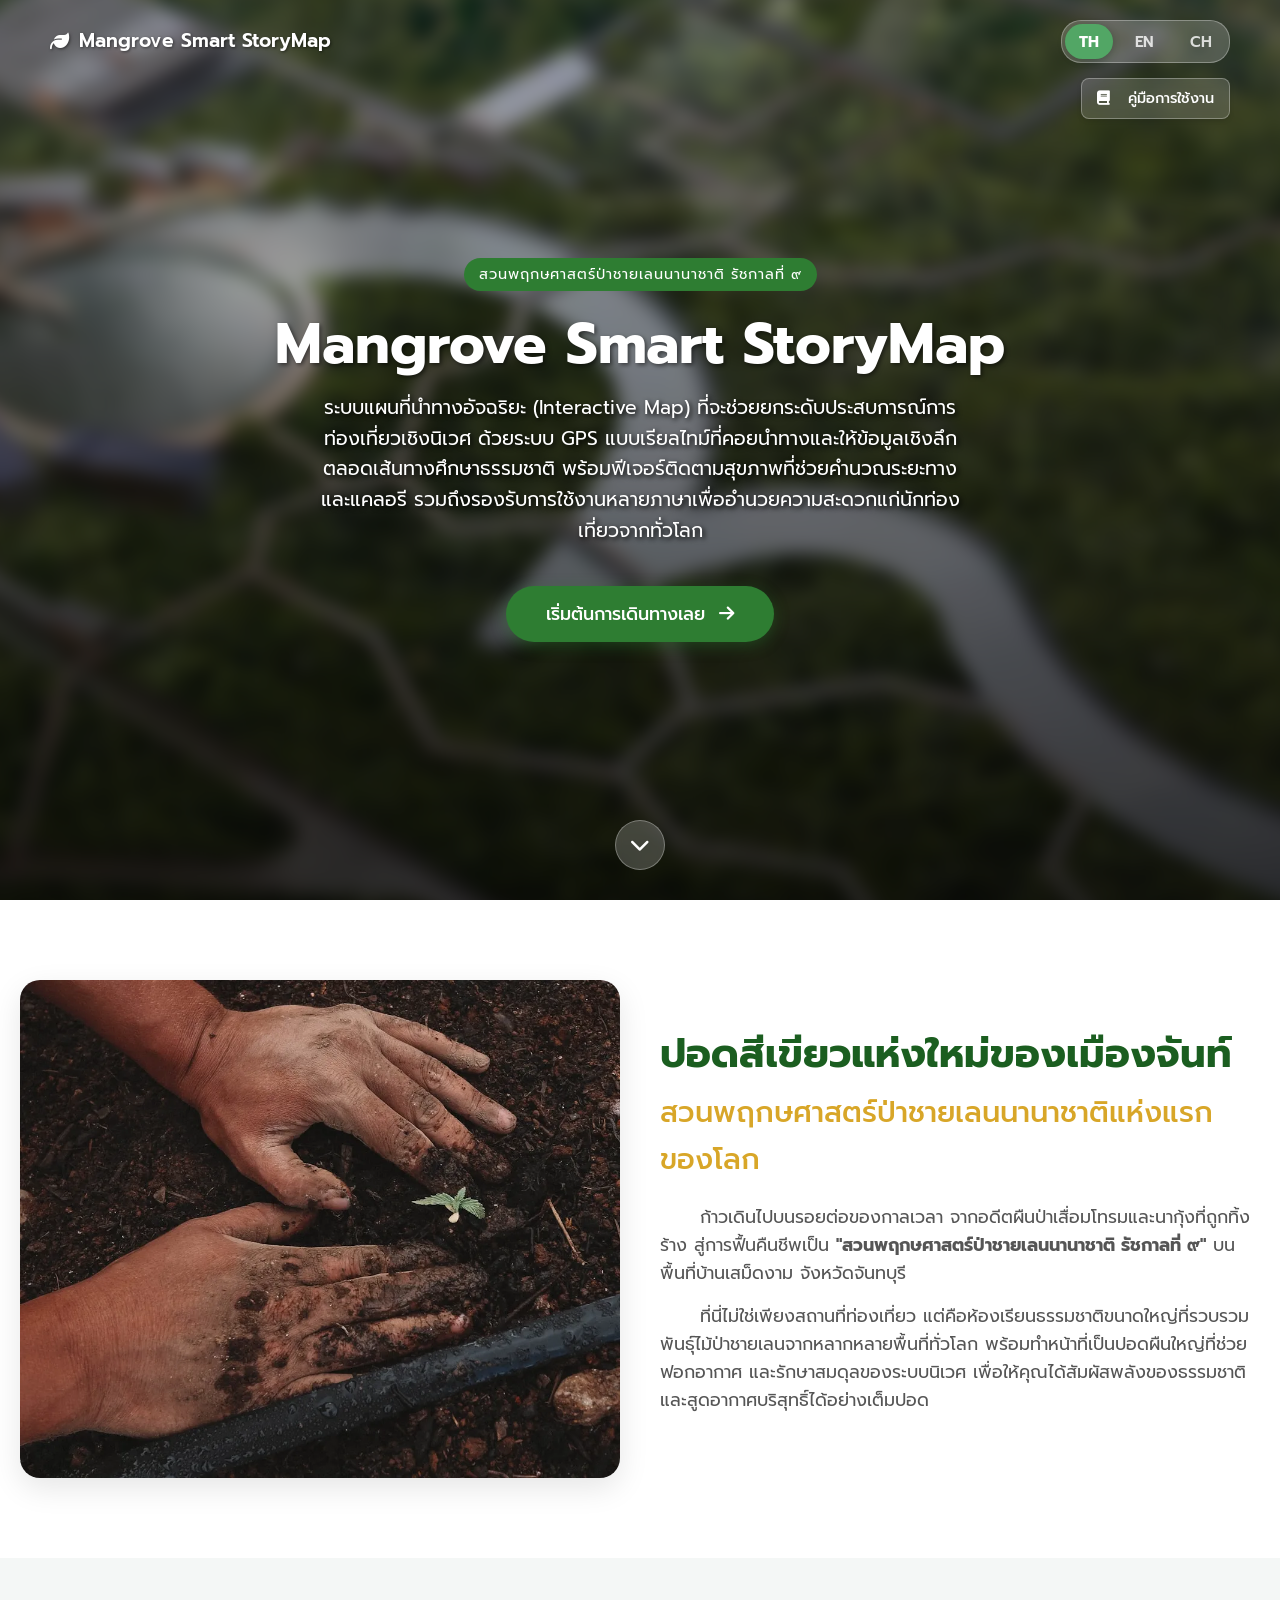
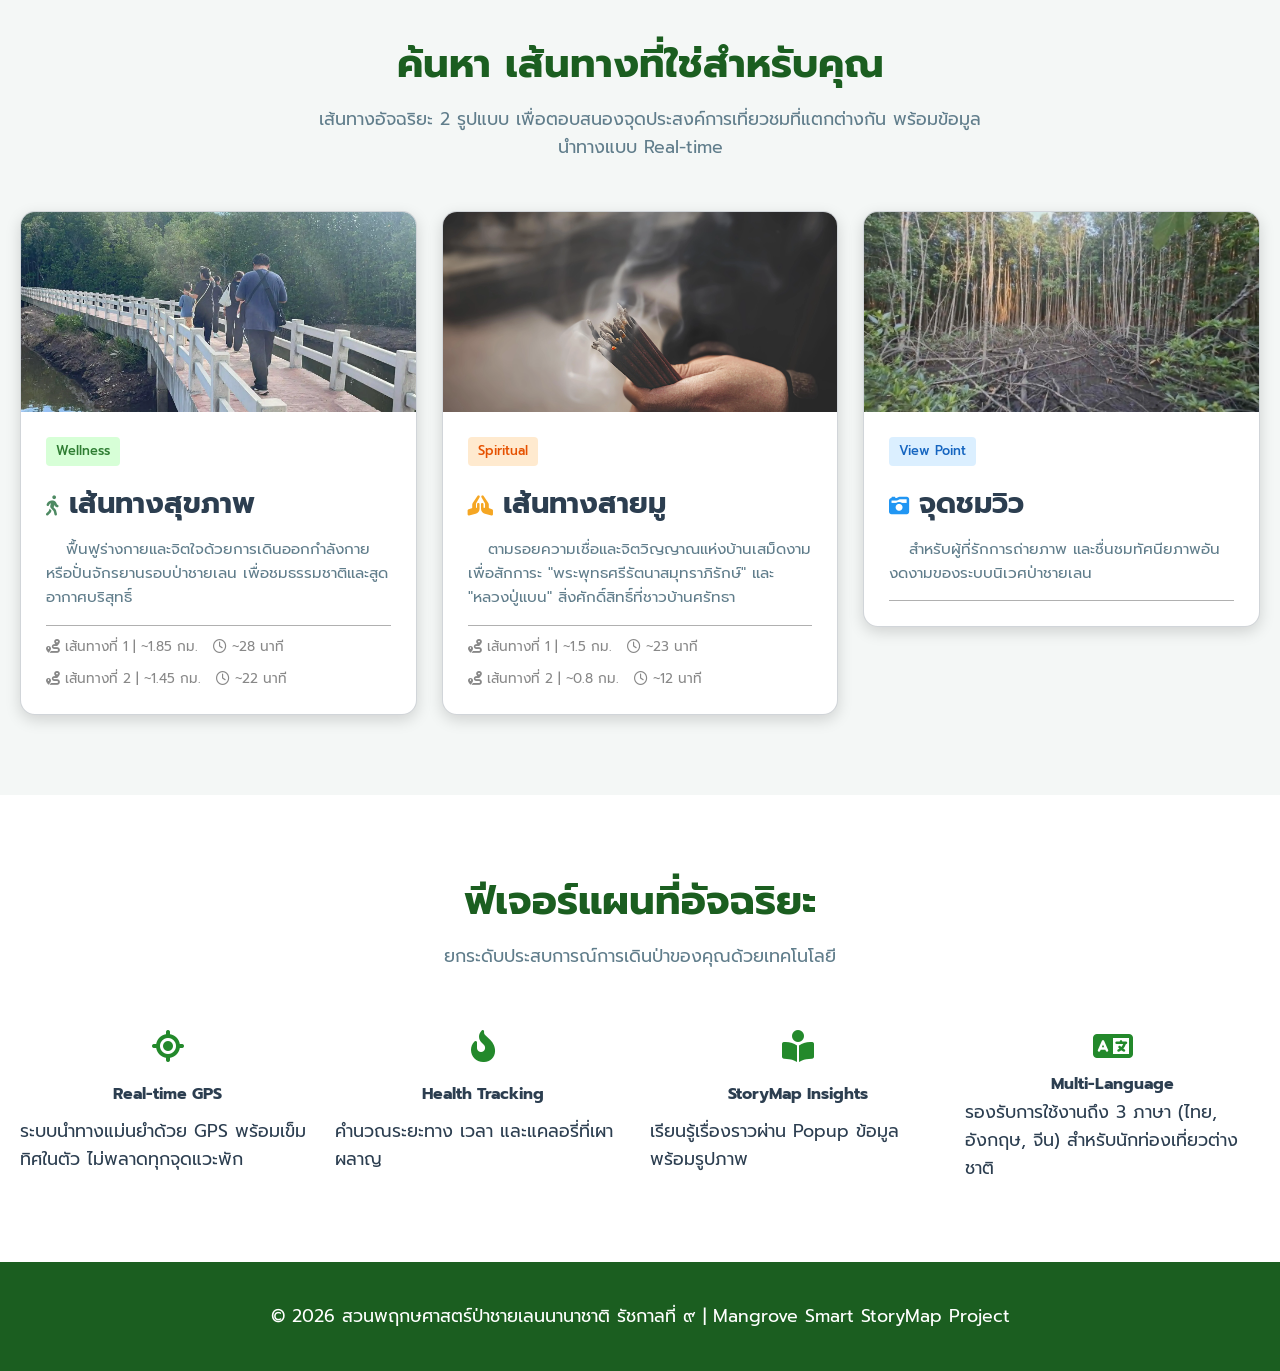
<file: view/intro.html>
<!DOCTYPE html>
<html lang="th">

<head>
    <link rel="preconnect" href="https://cdnjs.cloudflare.com">
    <meta charset="UTF-8">
    <meta name="viewport" content="width=device-width, initial-scale=1.0">
    <title data-i18n="page_title">สวนพฤกษศาสตร์ป่าชายเลนนานาชาติ รัชกาลที่ ๙</title>
    <link rel="preload" as="image" href="../image/intro/intro.webp">
    <link href="https://fonts.googleapis.com/css2?family=Prompt:wght@300;400;500;600;700&display=swap" rel="stylesheet">
    <link rel="stylesheet" href="https://cdnjs.cloudflare.com/ajax/libs/font-awesome/6.5.1/css/all.min.css">
    <link rel="stylesheet" href="../css/intro.css?v=1">
    <link rel="manifest" href="../manifest.json">
    <link rel="icon" type="image/png" href="../image/icon-192x192.png">
</head>

<body>

    <nav id="navbar">
        <!-- แถวที่ 1: โลโก้ และ เปลี่ยนภาษา -->
        <div class="header-top-row">
            <div class="logo-text">
                <i class="fa-solid fa-leaf"></i> Mangrove Smart StoryMap
            </div>

            <div class="lang-switcher">
                <button class="lang-btn" id="btn-th" onclick="changeLanguage('th')">TH</button>
                <button class="lang-btn" id="btn-en" onclick="changeLanguage('en')">EN</button>
                <button class="lang-btn" id="btn-zh" onclick="changeLanguage('zh')">CH</button>
            </div>
        </div>

        <!-- แถวที่ 2: ปุ่มคู่มือ -->
        <div class="header-bottom-row">
            <a href="../view/manual.html?from=intro" class="btn-read-pdf">
                <i class="fa-solid fa-book"></i> <span data-i18n="manual">คู่มือการใช้งาน</span>
            </a>
        </div>
    </nav>

    <header class="hero">
        <div class="hero-tag" data-i18n="page_title">สวนพฤกษศาสตร์ป่าชายเลนนานาชาติ รัชกาลที่ ๙</div>
        <h1 data-i18n="hero_h1">Mangrove Smart StoryMap</h1>
        <p data-i18n="hero_p">
            ระบบแผนที่นำทางอัจฉริยะ (Interactive Map) ที่จะช่วยยกระดับประสบการณ์การท่องเที่ยวเชิงนิเวศ ด้วยระบบ GPS
            แบบเรียลไทม์ที่คอยนำทางและให้ข้อมูลเชิงลึกตลอดเส้นทางศึกษาธรรมชาติ
            พร้อมฟีเจอร์ติดตามสุขภาพที่ช่วยคำนวณระยะทางและแคลอรี
            รวมถึงรองรับการใช้งานหลายภาษาเพื่ออำนวยความสะดวกแก่นักท่องเที่ยวจากทั่วโลก
        </p>
        <button class="btn-main" onclick="window.location.href='index.html'" data-i18n="hero_btn">เริ่มต้นการเดินทางเลย <i
                class="fa-solid fa-arrow-right" style="margin-left: 8px;"></i></button>

        <div class="scroll-down-arrow" onclick="const target = document.getElementById('about'); 
              const offset = 75;
              const bodyRect = document.body.getBoundingClientRect().top;
              const elementRect = target.getBoundingClientRect().top;
              const elementPosition = elementRect - bodyRect;
              const offsetPosition = elementPosition - offset;

              window.scrollTo({
                   top: offsetPosition,
                   behavior: 'smooth'
              });">
            <i class="fa-solid fa-chevron-down"></i>
        </div>
    </header>

    <section id="about">
        <div class="about-grid">
            <div class="about-image">
                <img src="../image/intro/hand.webp" alt="Mangrove Forest"
                    style="width: 100%; height: auto; border-radius: 10px;" loading="lazy">
            </div>
            <div class="about-text">
                <h2 data-i18n="about_h2" style="color: var(--primary-dark); margin-bottom: 10px;">
                    ปอดแห่งใหม่ของเมืองจันท์
                </h2>
                <h3 data-i18n="about_h3" style="color: var(--accent); font-weight: 500;">
                    สวนพฤกษศาสตร์ป่าชายเลนนานาชาติแห่งแรกของโลก</h3>
                <p data-i18n="about_p1">ก้าวเดินไปบนรอยต่อของกาลเวลา จากอดีตผืนป่าเสื่อมโทรมและนากุ้งที่ถูกทิ้งร้าง
                    สู่การฟื้นคืนชีพเป็น
                    <strong>"สวนพฤกษศาสตร์ป่าชายเลนนานาชาติ รัชกาลที่ ๙"</strong> บนพื้นที่บ้านเสม็ดงาม จังหวัดจันทบุรี
                </p>
                <p data-i18n="about_p2">ที่นี่ไม่ใช่แค่สถานที่ท่องเที่ยว
                    แต่เป็นห้องเรียนธรรมชาติขนาดใหญ่ที่รวบรวมพันธุ์ไม้ป่าชายเลนจากทั่วโลก
                    พร้อมทำหน้าที่เป็นปอดผืนใหญ่ที่ช่วยฟอกอากาศ และรักษาสมดุลระบบนิเวศ
                    เพื่อให้คุณได้เข้ามาสูดโอโซนบริสุทธิ์ให้เต็มปอด</p>
            </div>

        </div>
    </section>

    <section id="routes" class="routes-section">
        <div class="section-title">
            <h2 data-i18n="routes_h2">ค้นหาเส้นทางที่ใช่สำหรับคุณ</h2>
            <p data-i18n="routes_p">เราได้ออกแบบเส้นทางอัจฉริยะ เพื่อตอบสนองจุดประสงค์การเยี่ยมชมที่แตกต่างกัน
                พร้อมข้อมูลนำทางแบบ
                Real-time</p>
        </div>

        <div class="routes-grid">
            <div id="routes-skeleton" style="display: contents;">
                <div class="skeleton-route-card">
                    <div class="skeleton-img"></div>
                    <div class="skeleton-content">
                        <div class="skeleton-badge"></div>
                        <div class="skeleton-title"></div>
                        <div class="skeleton-text"></div>
                        <div class="skeleton-meta"></div>
                    </div>
                </div>
                <div class="skeleton-route-card">
                    <div class="skeleton-img"></div>
                    <div class="skeleton-content">
                        <div class="skeleton-badge"></div>
                        <div class="skeleton-title"></div>
                        <div class="skeleton-text"></div>
                        <div class="skeleton-meta"></div>
                    </div>
                </div>
                <div class="skeleton-route-card">
                    <div class="skeleton-img"></div>
                    <div class="skeleton-content">
                        <div class="skeleton-badge"></div>
                        <div class="skeleton-title"></div>
                        <div class="skeleton-text"></div>
                        <div class="skeleton-meta"></div>
                    </div>
                </div>
            </div>
            <div id="actual-routes" class="routes-grid" style="display: none; width: 100%;">
                <a href="../view/index.html">
                    <div class="route-card">
                        <div class="card-img-container">
                            <img src="../image/intro/wellness.webp" alt="Wellness Route" loading="lazy">
                        </div>
                        <div class="card-content">
                            <span class="badge badge-wellness" data-i18n="route_wellness_badge">Wellness</span>
                            <h3 data-i18n="route_wellness_title"><i class="fa-solid fa-person-walking"
                                    style="font-size: 0.7em; color: #4E8A63;"></i> เส้นทางสุขภาพ</h3>
                            <p data-i18n="route_wellness_desc">ฟื้นฟูร่างกายและจิตใจด้วยการเดินออกกำลังกายรอบป่าชายเลน
                                มีจุดแวะพักสูดอากาศ</p>
                            <div class="card-meta">
                                <span data-i18n="km1"><i class="fa-solid fa-route"></i>เส้นทางที่ 1 | ~1.85 กม.</span>
                                <span data-i18n="time1"><i class="fa-regular fa-clock"></i> ~28 นาที</span>
                            </div>
                            <div class="card-meta">
                                <span data-i18n="km4"><i class="fa-solid fa-route"></i>เส้นทางที่ 2 | ~1.45 กม.</span>
                                <span data-i18n="time4"><i class="fa-regular fa-clock"></i> ~22 นาที</span>
                            </div>
                        </div>
                    </div>
                </a>
                <a href="../view/index.html?route=spiritual">
                    <div class=" route-card">
                        <div class="card-img-container">
                            <img src="../image/intro/spiritual.webp" alt="Spiritual Route" loading="lazy">
                        </div>
                        <div class="card-content">
                            <span class="badge badge-spiritual" data-i18n="route_spiritual_badge">Spiritual</span>
                            <h3 data-i18n="route_spiritual_title"><i class="fa-solid fa-hands-praying"
                                    style="font-size: 0.7em; color: #F5A623;"></i> เส้นทางสายมู</h3>
                            <p data-i18n="route_spiritual_desc">ตามรอยความเชื่อและจิตวิญญาณแห่งบ้านเสม็ดงาม แวะสักการะ
                                "พระพุทธศรีรัตนาสมุทราภิรักษ์"
                                และ "ศาลหลวงปู่แบน" สิ่งศักดิ์สิทธิ์ที่ชาวบ้านศรัทธา</p>
                            <div class="card-meta">
                                <span data-i18n="km2"><i class="fa-solid fa-route"></i>เส้นทางที่ 1 | ~1.5 กม.</span>
                                <span data-i18n="time2"><i class="fa-regular fa-clock"></i> ~23 นาที</span>
                            </div>
                            <div class="card-meta">
                                <span data-i18n="km5"><i class="fa-solid fa-route"></i>เส้นทางที่ 2 | ~0.8 กม.</span>
                                <span data-i18n="time5"><i class="fa-regular fa-clock"></i> ~12 นาที</span>
                            </div>
                        </div>
                    </div>
                </a>

                <a href="../view/index.html?route=sightseeing">
                    <div class="route-card">
                        <div class="card-img-container">
                            <img src="../image/intro/view.webp" alt="Sightseeing Route" loading="lazy">
                        </div>
                        <div class="card-content">
                            <span class="badge badge-sight" data-i18n="route_sight_badge">Sightseeing</span>
                            <h3 data-i18n="route_sight_title"><i class="fa-solid fa-camera-retro"
                                    style="font-size: 0.7em; color: #5D8AA8;"></i> จุดชมวิว</h3>
                            <p data-i18n="route_sight_desc">เส้นทางสำหรับผู้รักการถ่ายภาพ
                                ชื่นชมทัศนียภาพอันงดงามของระบบนิเวศป่าชายเลน
                            </p>
                        </div>
                    </div>
                </a>
            </div>
        </div>
    </section>

    <section id="features">
        <div class="section-title">
            <h2 data-i18n="feat_h2">ฟีเจอร์แผนที่อัจฉริยะ</h2>
            <p data-i18n="feat_p">ยกระดับประสบการณ์การเดินป่าของคุณด้วยเทคโนโลยี</p>
        </div>
        <div class="features-grid">
            <div class="feature-item">
                <i class="fa-solid fa-location-crosshairs"></i>
                <h4 data-i18n="feat_1_title">Real-time GPS</h4>
                <p data-i18n="feat_1_desc">ระบบนำทางแม่นยำด้วย GPS พร้อมเข็มทิศในตัว ไม่พลาดทุกจุดแวะพัก</p>
            </div>
            <div class="feature-item">
                <i class="fa-solid fa-fire-flame-curved"></i>
                <h4 data-i18n="feat_2_title">Health Tracking</h4>
                <p data-i18n="feat_2_desc">คำนวณระยะทาง เวลา และแคลอรี่ที่เผาผลาญ</p>
            </div>
            <div class="feature-item">
                <i class="fa-solid fa-book-open-reader"></i>
                <h4 data-i18n="feat_3_title">StoryMap Insights</h4>
                <p data-i18n="feat_3_desc">เรียนรู้เรื่องราวผ่าน Popup ข้อมูล พร้อมรูปภาพ</p>
            </div>
            <div class="feature-item">
                <i class="fa-solid fa-language"></i>
                <h4 data-i18n="feat_4_title">Multi-Language</h4>
                <p data-i18n="feat_4_desc">รองรับการใช้งานถึง 3 ภาษา (ไทย, อังกฤษ, จีน) สำหรับนักท่องเที่ยวต่างชาติ</p>
            </div>
        </div>
    </section>

    <style>
        /* =========================================
           Fluid Typography (ปรับขนาดฟอนต์อัตโนมัติตามจอ)
           ========================================= */
        html {
            font-size: 16px;
        }

        .hero h1 {
            font-size: clamp(2rem, 5vw, 3.5rem) !important;
        }

        section h2 {
            font-size: clamp(1.8rem, 4vw, 2.5rem) !important;
            line-height: 1.3;
        }

        section h3 {
            font-size: clamp(1.3rem, 3vw, 1.8rem) !important;
        }

        p {
            font-size: clamp(0.95rem, 2vw, 1.1rem);
            line-height: 1.6;
        }

        /* ระยะห่างของ Section อัตโนมัติ */
        section {
            padding: clamp(40px, 8vw, 80px) 20px;
        }

        /* =========================================
           Responsive Grids (จัดคอลัมน์อัตโนมัติ)
           ========================================= */
        .about-grid {
            display: grid;
            grid-template-columns: repeat(auto-fit, minmax(300px, 1fr));
            gap: 40px;
            align-items: center;
        }

        .routes-grid {
            display: grid;
            grid-template-columns: repeat(auto-fit, minmax(280px, 1fr));
            gap: 25px;
        }

        .features-grid {
            display: grid;
            grid-template-columns: repeat(auto-fit, minmax(220px, 1fr));
            gap: 20px;
        }

        /* =========================================
           Footer เดิมของคุณ
           ========================================= */
        footer {
            background: #1b5e20;
            color: white;
            padding: 40px 20px;
            display: flex;
            flex-direction: column;
            align-items: center;
            justify-content: center;
            gap: 15px;
            text-align: center;
        }

        .footer-social-container {
            display: flex;
            gap: 25px;
            flex-wrap: wrap;
            justify-content: center;
        }

        .footer-social-item {
            display: flex;
            align-items: center;
            gap: 8px;
            color: white;
            text-decoration: none;
            transition: opacity 0.2s;
        }

        .footer-social-item:hover {
            opacity: 0.8;
        }

        .footer-social-item i {
            font-size: 20px;
        }

        .footer-social-item span {
            font-weight: 500;
            font-size: 0.95rem;
        }

        /* =========================================
           Mobile Specific 
           ========================================= */
        @media (max-width: 480px) {
            p {
                text-align: left;
                /* จัดชิดซ้ายเพื่อแก้ปัญหาช่องว่างห่าง */
                word-break: break-word;
                text-indent: 1.5rem;
                /* เอา Indent ออกเพื่อความเป็นระเบียบเรียบง่าย */
            }

            .hero {
                padding: 100px 20px 40px;
                /* เพิ่มพื้นที่ให้รูปหรือข้อความที่อาจล้น */
            }
        }
    </style>

    <footer>
        <p data-i18n="footer">&copy; 2026 สวนพฤกษศาสตร์ป่าชายเลนนานาชาติ รัชกาลที่ ๙ | Mangrove Smart StoryMap Project</p>
    </footer>
    <script src="../js/intro.js?v=1"></script>
    <script>
        if ('serviceWorker' in navigator) {
            window.addEventListener('load', () => {
                navigator.serviceWorker.register('../sw.js')
                    .then(registration => {
                        console.log('ลงทะเบียน Service Worker สำเร็จแล้ว! Scope:', registration.scope);
                    })
                    .catch(error => {
                        console.log('ลงทะเบียน Service Worker ไม่สำเร็จ:', error);
                    });
            });
        }
    </script>
</body>

</html>
</file>
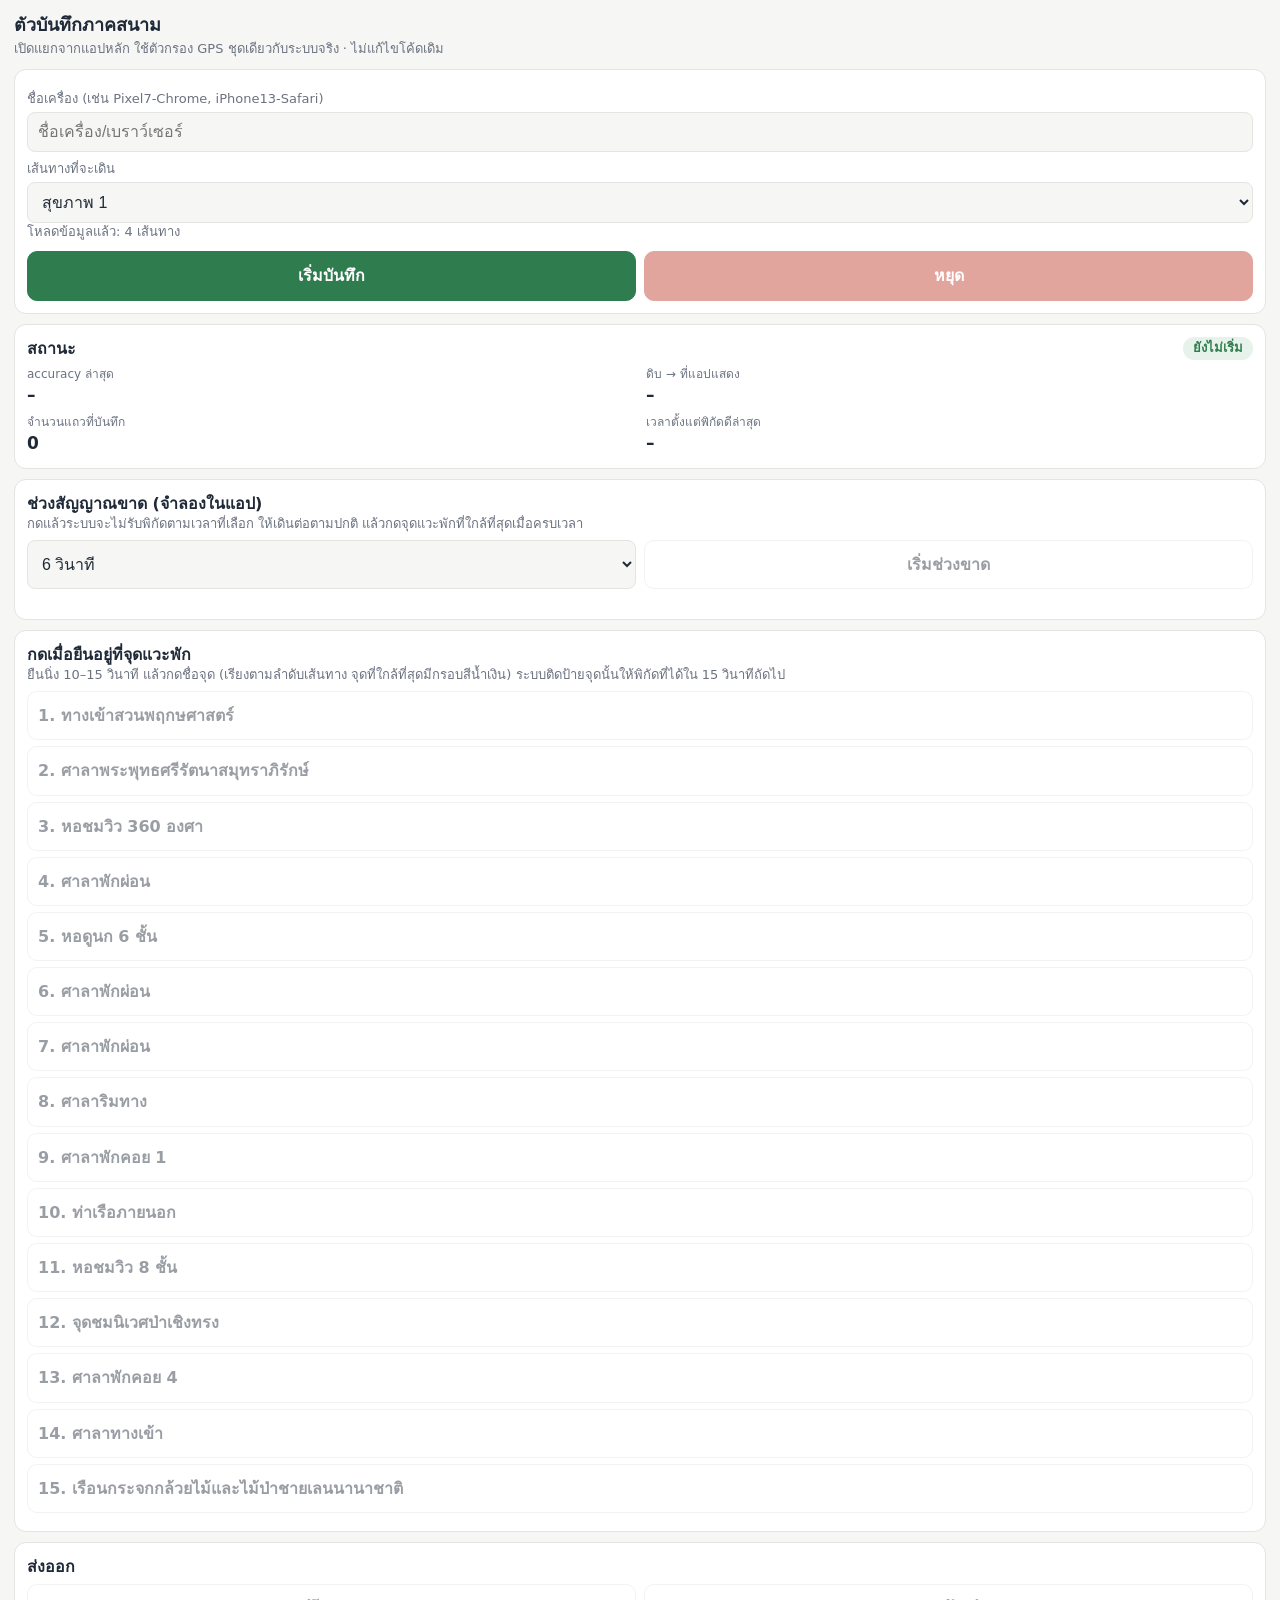
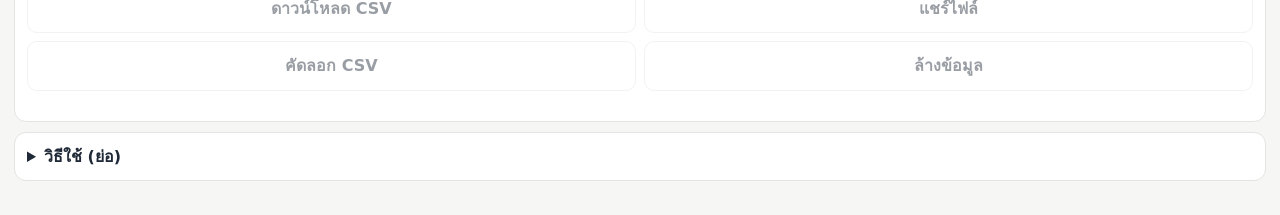
<file: view/logger.html>
<!DOCTYPE html>
<html lang="th">
<head>
<meta charset="UTF-8">
<meta name="viewport" content="width=device-width, initial-scale=1, viewport-fit=cover">
<meta name="robots" content="noindex">
<title>Field Logger</title>
<style>
:root{--bg:#f6f7f5;--card:#fff;--ink:#1f2937;--mut:#6b7280;--g:#2f7d4f;--gl:#e6f2ea;--a:#d98a00;--r:#c0392b;--b:#1d6fd1;--ln:#e2e5e0}
@media (prefers-color-scheme:dark){:root{--bg:#14181a;--card:#1d2326;--ink:#e8ecea;--mut:#9aa5a0;--g:#5fbf84;--gl:#1f3328;--a:#f0b44a;--r:#ef6f60;--b:#6aa9f0;--ln:#2d3639}}
*{box-sizing:border-box}
body{margin:0;background:var(--bg);color:var(--ink);font:16px/1.45 system-ui,-apple-system,"Sarabun","Noto Sans Thai",sans-serif;padding:12px 14px calc(24px + env(safe-area-inset-bottom))}
h1{font-size:18px;margin:0 0 2px}.sub{color:var(--mut);font-size:13px;margin-bottom:10px}
.card{background:var(--card);border:1px solid var(--ln);border-radius:12px;padding:12px;margin-bottom:10px}
label{display:block;font-size:13px;color:var(--mut);margin:8px 0 3px}
select,input[type=text]{width:100%;font-size:16px;padding:10px;border-radius:8px;border:1px solid var(--ln);background:var(--bg);color:var(--ink)}
.row{display:flex;gap:8px}.row>*{flex:1}
button{font:inherit;font-weight:600;padding:12px 10px;border-radius:10px;border:1px solid var(--ln);background:var(--card);color:var(--ink);min-height:48px}
button.pri{background:var(--g);border-color:var(--g);color:#fff}button.dan{background:var(--r);border-color:var(--r);color:#fff}
button:disabled{opacity:.45}
.grid{display:grid;grid-template-columns:1fr 1fr;gap:6px 12px}.k{color:var(--mut);font-size:12px}.v{font-size:17px;font-weight:600;font-variant-numeric:tabular-nums}
.pill{display:inline-block;padding:2px 10px;border-radius:99px;font-size:13px;font-weight:600;background:var(--gl);color:var(--g)}
.pill.warn{background:#fdf0d5;color:#8a5a00}.pill.bad{background:#fbe3df;color:var(--r)}.pill.dr{background:#e3f1fd;color:var(--b)}
.st{display:flex;justify-content:space-between;align-items:center;width:100%;text-align:left;margin-bottom:6px}
.st small{color:var(--mut);font-weight:400}.hold{border-color:var(--g);background:var(--gl)}
details summary{cursor:pointer;font-weight:600}ol,ul{margin:6px 0 0;padding-left:20px;font-size:14px}
.msg{font-size:13px;color:var(--mut);min-height:18px}
</style>
</head>
<body>
<h1>ตัวบันทึกภาคสนาม</h1>
<div class="sub">เปิดแยกจากแอปหลัก ใช้ตัวกรอง GPS ชุดเดียวกับระบบจริง · ไม่แก้ไขโค้ดเดิม</div>

<div class="card">
  <label for="dev">ชื่อเครื่อง (เช่น Pixel7-Chrome, iPhone13-Safari)</label>
  <input type="text" id="dev" placeholder="ชื่อเครื่อง/เบราว์เซอร์">
  <label for="route">เส้นทางที่จะเดิน</label>
  <select id="route"></select>
  <div class="msg" id="dataMsg">กำลังโหลดข้อมูลเส้นทาง…</div>
  <div id="fileFallback" hidden>
    <label for="jsonFile">โหลดอัตโนมัติไม่ได้: เลือกไฟล์ info.json เอง</label>
    <input type="file" id="jsonFile" accept=".json,application/json">
  </div>
  <div class="row" style="margin-top:10px">
    <button class="pri" id="btnStart" disabled>เริ่มบันทึก</button>
    <button class="dan" id="btnStop" disabled>หยุด</button>
  </div>
</div>

<div class="card">
  <div style="display:flex;justify-content:space-between;align-items:center;margin-bottom:6px">
    <b>สถานะ</b><span class="pill" id="state">ยังไม่เริ่ม</span>
  </div>
  <div class="grid">
    <div><div class="k">accuracy ล่าสุด</div><div class="v" id="vAcc">–</div></div>
    <div><div class="k">ดิบ → ที่แอปแสดง</div><div class="v" id="vDiff">–</div></div>
    <div><div class="k">จำนวนแถวที่บันทึก</div><div class="v" id="vRows">0</div></div>
    <div><div class="k">เวลาตั้งแต่พิกัดดีล่าสุด</div><div class="v" id="vGap">–</div></div>
  </div>
</div>

<div class="card">
  <b>ช่วงสัญญาณขาด (จำลองในแอป)</b>
  <div class="msg">กดแล้วระบบจะไม่รับพิกัดตามเวลาที่เลือก ให้เดินต่อตามปกติ แล้วกดจุดแวะพักที่ใกล้ที่สุดเมื่อครบเวลา</div>
  <div class="row" style="margin-top:6px">
    <select id="outSec"><option value="6">6 วินาที</option><option value="10">10 วินาที</option><option value="15">15 วินาที</option></select>
    <button id="btnOut" disabled>เริ่มช่วงขาด</button>
  </div>
  <div class="msg" id="outMsg"></div>
</div>

<div class="card">
  <b>กดเมื่อยืนอยู่ที่จุดแวะพัก</b>
  <div class="msg">ยืนนิ่ง 10–15 วินาที แล้วกดชื่อจุด (เรียงตามลำดับเส้นทาง จุดที่ใกล้ที่สุดมีกรอบสีน้ำเงิน) ระบบติดป้ายจุดนั้นให้พิกัดที่ได้ใน 15 วินาทีถัดไป</div>
  <div id="stList" style="margin-top:6px"></div>
</div>

<div class="card">
  <b>ส่งออก</b>
  <div class="row" style="margin-top:6px">
    <button id="btnCsv" disabled>ดาวน์โหลด CSV</button>
    <button id="btnShare" disabled>แชร์ไฟล์</button>
  </div>
  <div class="row" style="margin-top:8px">
    <button id="btnCopy" disabled>คัดลอก CSV</button>
    <button id="btnClear" disabled>ล้างข้อมูล</button>
  </div>
  <div class="msg" id="expMsg"></div>
</div>

<details class="card">
  <summary>วิธีใช้ (ย่อ)</summary>
  <ol>
    <li>เปิดตอนมีเน็ต ให้ข้อมูลเส้นทางโหลดครบ แล้วเลือกเส้นทาง กดเริ่มบันทึก อนุญาตตำแหน่ง</li>
    <li>เดินตามเส้นทาง ถึงจุดแวะพักให้ยืนนิ่ง 10–15 วินาที แล้วกดชื่อจุด</li>
    <li>ทดสอบสัญญาณขาด: กดเริ่มช่วงขาด เดินต่อ แล้วกดจุดแวะพักที่ใกล้ที่สุดเมื่อครบเวลา</li>
    <li>จบแล้วกดหยุด และดาวน์โหลด CSV ก่อนปิดหน้า (ข้อมูลเก็บสำรองในเครื่องอัตโนมัติ)</li>
  </ol>
  <ul>
    <li>วางเครื่องในท่าที่ใช้จริง (ถือหรือใส่กระเป๋า) และจดไว้ ทำซ้ำหลายรอบ ต่างช่วงเวลา</li>
    <li>ปิดโหมดประหยัดพลังงานและเปิดหน้านี้ค้างไว้ ระบบขอไม่ให้จอดับ แต่บางเครื่องอาจไม่รองรับ</li>
  </ul>
</details>

<script>
"use strict";
/* ===== ส่วนเอนจิน: คัดลอกจาก js/mangrove.js ตรงๆ (สร้างอัตโนมัติ ห้ามแก้ด้วยมือ) ===== */
let db = {};
let kf = null;
let drState = null;
let snapCache = { src: null, routes: {} };
let currentSubRoute = "wellness1";
const SNAP_ROUTE_KEYS = ["wellness1", "wellness2", "spiritual1", "spiritual2"];
const GPS_CFG = {
  MAX_ACCURACY: 100, // ทิ้งพิกัดที่คลาดเคลื่อนเกิน 100 ม. (ส่วนมากเป็นพิกัดจาก Wi-Fi/เสา)
  MAX_SPEED: 8, // ม./วินาที เกินนี้ถือว่ากระโดด (คนเดินปกติ ~1.4)
  Q_METERS_PER_SEC: 3, // ความไวของ Kalman: ยิ่งมาก ยิ่งตามเร็วแต่สั่นมากขึ้น
  DEADBAND_M: 1.5, // ขยับน้อยกว่านี้ไม่อัปเดตจุด (กันจุดสั่นตอนยืนนิ่ง)
  FOLLOW_THRESHOLD_M: 8, // เลื่อนแผนที่ตามเมื่อจุดห่างจากกลางจอเกินนี้
  STALE_MS: 30000, // ไม่มีข้อมูลเกินนี้ถึงจะ restart watch
  SNAP_ENABLED: true, // เปิด/ปิด snap-to-route
  SNAP_MIN_M: 12, // รัศมี snap ขั้นต่ำ (ม.)
  SNAP_MAX_M: 30, // รัศมี snap สูงสุด (ม.) ไกลกว่านี้ถือว่าออกนอกเส้นทาง
  DR_ENABLED: true, // เปิด/ปิดโหมดเดินต่อเองตอนสัญญาณหาย
  DR_START_MS: 3000, // ไม่มีพิกัดดีเกินนี้ ถือว่าสัญญาณหาย แล้วเริ่มเดินต่อเอง
  DR_MAX_MS: 20000, // เดินต่อเองได้นานสุด (หลังจากนั้นหยุดรอสัญญาณ)
  DR_MAX_M: 25, // เดินต่อเองได้ไกลสุด (ม.)
  DR_SPEED_FACTOR: 0.6, // เดินช้ากว่าความเร็วจริงที่ประเมินได้ (0.6 = 60%)
  DR_MAX_SPEED: 1.0, // เพดานความเร็วตอนเดินต่อเอง (ม./วินาที)
  DR_MIN_SPEED: 0.4, // ถ้าก่อนสัญญาณหายเดินช้ากว่านี้ ถือว่ายืนอยู่ ไม่เดินต่อ
};
function kalmanUpdate(lat, lng, accuracy, ts) {
  const acc = Math.max(accuracy, 1);
  if (!kf) {
    kf = { lat, lng, variance: acc * acc, ts };
    return kf;
  }
  const dt = ts - kf.ts;
  if (dt > 0) {
    kf.variance += (dt * GPS_CFG.Q_METERS_PER_SEC * GPS_CFG.Q_METERS_PER_SEC) / 1000;
    kf.ts = ts;
  }
  const K = kf.variance / (kf.variance + acc * acc);
  kf.lat += K * (lat - kf.lat);
  kf.lng += K * (lng - kf.lng);
  kf.variance = (1 - K) * kf.variance;
  return kf;
}
function metersBetween(alat, alng, blat, blng) {
  const mLat = 110540;
  const mLng = 111320 * Math.cos((((alat + blat) / 2) * Math.PI) / 180);
  return Math.hypot((blng - alng) * mLng, (blat - alat) * mLat);
}
function buildRoute(key) {
  if (snapCache.src !== db) snapCache = { src: db, routes: {} };
  if (snapCache.routes[key]) return snapCache.routes[key];
  const pts = (db && db[key]) || [];
  const paths = [];
  const segs = [];
  let cur = null;
  for (let i = 0; i < pts.length; i++) {
    const p = pts[i];
    if (p.lat == null || p.lng == null) {
      cur = null;
      continue;
    }
    if (!cur || p.isNewPath) {
      cur = { pts: [[p.lat, p.lng]], cum: [0] };
      paths.push(cur);
      continue;
    }
    const prev = cur.pts[cur.pts.length - 1];
    const len = metersBetween(prev[0], prev[1], p.lat, p.lng);
    const cumStart = cur.cum[cur.cum.length - 1];
    segs.push([prev[0], prev[1], p.lat, p.lng, paths.length - 1, cumStart, len]);
    cur.pts.push([p.lat, p.lng]);
    cur.cum.push(cumStart + len);
  }
  return (snapCache.routes[key] = { segs, paths });
}
function pointAtS(path, s) {
  const { pts, cum } = path;
  s = Math.max(0, Math.min(s, cum[cum.length - 1]));
  for (let i = 1; i < cum.length; i++) {
    if (s <= cum[i]) {
      const len = cum[i] - cum[i - 1];
      const t = len > 0 ? (s - cum[i - 1]) / len : 0;
      return [
        pts[i - 1][0] + (pts[i][0] - pts[i - 1][0]) * t,
        pts[i - 1][1] + (pts[i][1] - pts[i - 1][1]) * t,
      ];
    }
  }
  return pts[pts.length - 1];
}
function nearestOnSegments(lat, lng, segs) {
  const mLat = 110540;
  const mLng = 111320 * Math.cos((lat * Math.PI) / 180);
  let best = null;
  for (const [alat, alng, blat, blng, pathIdx, cumStart, segLen] of segs) {
    const ax = (alng - lng) * mLng,
      ay = (alat - lat) * mLat;
    const bx = (blng - lng) * mLng,
      by = (blat - lat) * mLat;
    const dx = bx - ax,
      dy = by - ay;
    const len2 = dx * dx + dy * dy;
    let t = len2 > 0 ? -(ax * dx + ay * dy) / len2 : 0;
    t = Math.max(0, Math.min(1, t));
    const px = ax + t * dx,
      py = ay + t * dy;
    const d = Math.hypot(px, py);
    if (!best || d < best.d) {
      best = {
        d,
        lat: lat + py / mLat,
        lng: lng + px / mLng,
        pathIdx,
        along: cumStart + t * segLen,
      };
    }
  }
  return best;
}
function snapToRoute(lat, lng, accuracy) {
  if (!GPS_CFG.SNAP_ENABLED || !db) return { lat, lng, snapped: false };
  const radius = Math.min(
    Math.max(accuracy * 1.5, GPS_CFG.SNAP_MIN_M),
    GPS_CFG.SNAP_MAX_M,
  );
  // ลองเส้นทางปัจจุบันก่อน (กันกระโดดไปเส้นขนาน) แล้วค่อยลองเส้นอื่น
  const keys = [
    currentSubRoute,
    ...SNAP_ROUTE_KEYS.filter((k) => k !== currentSubRoute),
  ];
  for (const key of keys) {
    const segs = buildRoute(key).segs;
    if (!segs.length) continue;
    const n = nearestOnSegments(lat, lng, segs);
    if (n && n.d <= radius) {
      const strength = n.d <= radius * 0.5 ? 1 : (radius - n.d) / (radius * 0.5);
      return {
        lat: lat + (n.lat - lat) * strength,
        lng: lng + (n.lng - lng) * strength,
        snapped: true,
        dist: n.d,
        key,
        pathIdx: n.pathIdx,
        along: n.along,
      };
    }
  }
  return { lat, lng, snapped: false };
}
function updateDrState(sn, ts) {
  if (!sn.snapped) {
    drState = null;
    return;
  }
  if (
    drState &&
    drState.key === sn.key &&
    drState.pathIdx === sn.pathIdx &&
    ts > drState.fixTs
  ) {
    const dt = (ts - drState.fixTs) / 1000;
    if (dt >= 0.5) {
      const inst = (sn.along - drState.fixS) / dt;
      drState.v = 0.7 * drState.v + 0.3 * Math.max(-2, Math.min(2, inst));
      drState.fixS = sn.along;
      drState.fixTs = ts;
    }
  } else {
    drState = { key: sn.key, pathIdx: sn.pathIdx, fixS: sn.along, fixTs: ts, v: 0 };
  }
  drState.s = sn.along;
  drState.drDist = 0;
}
/* ===== จบส่วนเอนจิน ===== */

const $ = (id) => document.getElementById(id);
const COLS = ["session","device","route","seq","type","t_iso","t_ms","raw_lat","raw_lng","acc","speed","status","kal_lat","kal_lng","snap_lat","snap_lng","snapped","shown_lat","shown_lng","dr_dist","station_idx","station_name","station_lat","station_lng","note"];
const HOLD_MS = 15000, LS_KEY = "mangrove_logger_v1";

let routeKeys = [];
let session = null, rows = [], seq = 0, watchId = null, drTimer = null, uiTimer = null, wakeLock = null;
let lastRaw = null, shown = null, lastAccepted = null, spikeCount = 0, drMoved = false;
let lastFixAcceptedAt = 0, lastAcc = 10, signalLost = false, outageUntil = 0;
let activeStation = null, activeUntil = 0;

function iso(ms) { return new Date(ms).toISOString(); }
function round(x, n) { return x == null || isNaN(x) ? "" : Number(x.toFixed(n)); }
function dist(a, b) { return metersBetween(a[0], a[1], b[0], b[1]); }
function stations() {
  const arr = (db[$("route").value] || []);
  const out = [];
  arr.forEach((p, i) => { if (p && p.th && p.th.t && p.lat != null) out.push({ idx: i, name: String(p.th.t).replace(/<[^>]*>/g, "").replace(/\s+/g, " ").trim(), lat: p.lat, lng: p.lng }); });
  return out;
}

function log(type, o) {
  o = o || {};
  const now = Date.now();
  const st = (activeStation && now < activeUntil && type === "fix") ? activeStation : null;
  const r = {
    session: session.id, device: session.device, route: session.route, seq: ++seq, type,
    t_iso: iso(now), t_ms: now,
    raw_lat: o.raw ? round(o.raw.lat, 7) : "", raw_lng: o.raw ? round(o.raw.lng, 7) : "",
    acc: o.raw ? round(o.raw.acc, 1) : "", speed: o.speed != null ? round(o.speed, 2) : "",
    status: o.status || "", kal_lat: o.kal ? round(o.kal.lat, 7) : "", kal_lng: o.kal ? round(o.kal.lng, 7) : "",
    snap_lat: o.sn ? round(o.sn.lat, 7) : "", snap_lng: o.sn ? round(o.sn.lng, 7) : "", snapped: o.sn ? (o.sn.snapped ? 1 : 0) : "",
    shown_lat: shown ? round(shown[0], 7) : "", shown_lng: shown ? round(shown[1], 7) : "",
    dr_dist: o.drDist != null ? round(o.drDist, 1) : "",
    station_idx: (o.station || st) ? (o.station || st).idx : "", station_name: (o.station || st) ? (o.station || st).name : "",
    station_lat: (o.station || st) ? (o.station || st).lat : "", station_lng: (o.station || st) ? (o.station || st).lng : "",
    note: o.note || ""
  };
  rows.push(r);
  if (rows.length % 20 === 0) save();
  return r;
}

function save() {
  try { localStorage.setItem(LS_KEY, JSON.stringify({ session, rows })); } catch (e) {}
}
function restore() {
  try {
    const s = JSON.parse(localStorage.getItem(LS_KEY) || "null");
    if (s && s.rows && s.rows.length) { session = s.session; rows = s.rows; seq = rows[rows.length - 1].seq || rows.length; $("expMsg").textContent = "พบข้อมูลที่ยังไม่ได้ส่งออกจากรอบก่อน (" + rows.length + " แถว) ดาวน์โหลดได้เลย"; }
  } catch (e) {}
}

/* ---------- ประมวลผลพิกัดทุกครั้ง (เลียนแบบ handleGpsFix) ---------- */
function onFix(pos) {
  const c = pos.coords, ts = pos.timestamp || Date.now();
  const raw = { lat: c.latitude, lng: c.longitude, acc: c.accuracy, ts };
  lastRaw = raw;
  let status = "ok", kal = null, sn = null;

  if (Date.now() < outageUntil) status = "outage_dropped";
  else if (c.accuracy > GPS_CFG.MAX_ACCURACY) status = "rej_acc";
  else if (lastAccepted && (function () {
    const d = dist([c.latitude, c.longitude], [lastAccepted.lat, lastAccepted.lng]);
    const dt = Math.max((ts - lastAccepted.ts) / 1000, 0.5);
    return d / dt > GPS_CFG.MAX_SPEED && d > c.accuracy * 2 && spikeCount < 3;
  })()) { spikeCount++; status = "rej_spike"; }
  else {
    spikeCount = 0;
    lastFixAcceptedAt = Date.now(); lastAcc = c.accuracy; signalLost = false;
    kal = kalmanUpdate(c.latitude, c.longitude, c.accuracy, ts);
    sn = snapToRoute(kal.lat, kal.lng, c.accuracy);
    updateDrState(sn, ts);
    let deadband = false;
    if (lastAccepted && !drMoved) {
      deadband = dist([sn.lat, sn.lng], [lastAccepted.lat, lastAccepted.lng]) < GPS_CFG.DEADBAND_M;
    }
    if (deadband) status = "deadband";
    else { drMoved = false; lastAccepted = { lat: sn.lat, lng: sn.lng, ts }; shown = [sn.lat, sn.lng]; }
  }
  log("fix", { raw, speed: c.speed, status, kal, sn });
}

/* ---------- Dead reckoning (เลียนแบบ drTick) ---------- */
function drTick() {
  if (!session || watchId == null) return;
  const gap = Date.now() - lastFixAcceptedAt;
  if (!lastAccepted || gap < GPS_CFG.DR_START_MS) return;
  signalLost = true;
  if (!drState || Math.abs(drState.v) < GPS_CFG.DR_MIN_SPEED) return;
  if (gap > GPS_CFG.DR_MAX_MS || drState.drDist >= GPS_CFG.DR_MAX_M) return;
  const path = buildRoute(drState.key).paths[drState.pathIdx];
  if (!path) return;
  const fade = Math.max(0, 1 - (gap - GPS_CFG.DR_START_MS) / (GPS_CFG.DR_MAX_MS - GPS_CFG.DR_START_MS));
  const speed = Math.min(Math.abs(drState.v) * GPS_CFG.DR_SPEED_FACTOR, GPS_CFG.DR_MAX_SPEED) * fade;
  const step = Math.sign(drState.v) * speed * 0.5;
  const total = path.cum[path.cum.length - 1];
  const next = Math.max(0, Math.min(total, drState.s + step));
  if (next === drState.s) return;
  drState.drDist += Math.abs(next - drState.s);
  drState.s = next;
  const pt = pointAtS(path, next);
  shown = [pt[0], pt[1]]; drMoved = true;
  log("dr", { status: "dr_step", drDist: drState.drDist });
}

/* ---------- ควบคุม ---------- */
function resetEngine() {
  kf = null; drState = null; lastAccepted = null; spikeCount = 0; drMoved = false;
  lastFixAcceptedAt = 0; signalLost = false; outageUntil = 0; shown = null; lastRaw = null; activeStation = null;
  snapCache = { src: null, routes: {} };
}
async function start() {
  if (!navigator.geolocation) { alert("เบราว์เซอร์นี้ไม่รองรับ Geolocation"); return; }
  if (session && rows.length && watchId == null) { if (!confirm("มีข้อมูลรอบก่อนค้างอยู่ จะเริ่มรอบใหม่และทับข้อมูลเดิม ใช่หรือไม่? (ดาวน์โหลดก่อนได้)")) return; }
  resetEngine(); rows = []; seq = 0;
  currentSubRoute = $("route").value;
  session = { id: "S" + Date.now().toString(36), device: $("dev").value.trim() || "unknown", route: currentSubRoute, ua: navigator.userAgent };
  try { localStorage.setItem("mangrove_logger_dev", session.device); } catch (e) {}
  log("start", { note: "ua=" + session.ua.replace(/[,\n]/g, " ") });
  watchId = navigator.geolocation.watchPosition(onFix, (e) => { log("error", { note: "code" + e.code + " " + e.message }); setState("GPS ผิดพลาด: " + e.message, "bad"); }, { enableHighAccuracy: true, maximumAge: 0, timeout: 20000 });
  drTimer = setInterval(drTick, 500);
  uiTimer = setInterval(refreshUI, 500);
  try { if (navigator.wakeLock) wakeLock = await navigator.wakeLock.request("screen"); } catch (e) {}
  setButtons(true); renderStations(); refreshUI(); save();
}
function stop() {
  if (watchId != null) navigator.geolocation.clearWatch(watchId);
  watchId = null; clearInterval(drTimer); clearInterval(uiTimer);
  try { if (wakeLock) wakeLock.release(); } catch (e) {}
  if (session) log("stop", {});
  save(); setButtons(false); setState("หยุดแล้ว", "warn"); $("expMsg").textContent = "บันทึก " + rows.length + " แถว ดาวน์โหลด CSV ได้เลย";
}
function startOutage() {
  const sec = +$("outSec").value;
  outageUntil = Date.now() + sec * 1000;
  log("outage_start", { note: sec + "s" });
  $("outMsg").textContent = "เริ่มช่วงขาด " + sec + " วินาที เดินต่อ แล้วกดจุดแวะพักเมื่อครบเวลา";
  setTimeout(() => { if (session && watchId != null) { log("outage_end", { note: sec + "s" }); $("outMsg").textContent = "ครบเวลาแล้ว กดจุดแวะพักที่ใกล้ที่สุดตอนนี้"; } }, sec * 1000 + 50);
}
function markStation(s) {
  log("mark", { raw: lastRaw, station: s, status: "station_mark" });
  activeStation = s; activeUntil = Date.now() + HOLD_MS;
  $("expMsg").textContent = "ติดป้าย: " + s.name;
}

/* ---------- UI ---------- */
function setState(t, cls) { const e = $("state"); e.textContent = t; e.className = "pill" + (cls ? " " + cls : ""); }
function setButtons(on) {
  $("btnStart").disabled = on || !Object.keys(db).length; $("btnStop").disabled = !on; $("btnOut").disabled = !on;
  const has = rows.length > 0; ["btnCsv", "btnShare", "btnCopy", "btnClear"].forEach((i) => ($(i).disabled = on ? i !== "btnCsv" && i !== "btnCopy" ? true : false : !has));
  $("route").disabled = on; $("dev").disabled = on;
}
function refreshUI() {
  if (watchId == null) return;
  const now = Date.now(), gap = lastFixAcceptedAt ? (now - lastFixAcceptedAt) / 1000 : null;
  $("vRows").textContent = rows.length;
  $("vAcc").textContent = lastRaw ? round(lastRaw.acc, 0) + " ม." : "–";
  $("vGap").textContent = gap == null ? "–" : gap.toFixed(0) + " วิ";
  $("vDiff").textContent = lastRaw && shown ? round(dist([lastRaw.lat, lastRaw.lng], shown), 1) + " ม." : "–";
  if (now < outageUntil) setState("จำลองสัญญาณขาด " + Math.ceil((outageUntil - now) / 1000) + " วิ", "warn");
  else if (signalLost && gap > GPS_CFG.DR_START_MS / 1000) setState("เดินต่อเอง (DR)", "dr");
  else if (!lastRaw) setState("รอพิกัดแรก…", "warn");
  else if (lastRaw.acc > GPS_CFG.MAX_ACCURACY) setState("accuracy แย่ ทิ้งพิกัด", "bad");
  else setState("กำลังบันทึก", "");
  if (now >= outageUntil && $("outMsg").textContent.startsWith("เริ่ม")) { /* คงข้อความจนครบเวลา */ }
  updateStations();
}
let stBtns = [];
function renderStations() {
  const box = $("stList");
  const ss = stations();
  box.innerHTML = ""; stBtns = [];
  if (!ss.length) { box.textContent = "ไม่พบจุดแวะพักของเส้นทางนี้"; return; }
  ss.forEach((s) => {
    const b = document.createElement("button");
    b.className = "st"; b.disabled = watchId == null;
    const n = document.createElement("span"); n.textContent = s.name;
    const m = document.createElement("small");
    b.append(n, m); b.onclick = () => markStation(s); box.appendChild(b);
    stBtns.push({ s, b, m });
  });
  updateStations();
}
function updateStations() {
  if (!stBtns.length) return;
  const ref = shown || (lastRaw ? [lastRaw.lat, lastRaw.lng] : null);
  const now = Date.now();
  let near = -1, nd = Infinity;
  stBtns.forEach((x, i) => { x.d = ref ? dist(ref, [x.s.lat, x.s.lng]) : null; if (x.d != null && x.d < nd) { nd = x.d; near = i; } });
  stBtns.forEach((x, i) => {
    x.b.disabled = watchId == null;
    x.m.textContent = x.d == null ? "" : Math.round(x.d) + " ม." + (i === near ? " · ใกล้สุด" : "");
    const held = activeStation && activeStation.idx === x.s.idx && now < activeUntil;
    x.b.className = "st" + (held ? " hold" : "");
    x.b.style.outline = i === near && watchId != null ? "2px solid var(--b)" : "";
  });
}

/* ---------- ส่งออก ---------- */
function toCsv() {
  const esc = (v) => { v = String(v == null ? "" : v); return /[",\n]/.test(v) ? '"' + v.replace(/"/g, '""') + '"' : v; };
  return "﻿" + COLS.join(",") + "\n" + rows.map((r) => COLS.map((c) => esc(r[c])).join(",")).join("\n") + "\n";
}
function fname() { return "fieldlog_" + (session ? session.device.replace(/[^\w-]+/g, "_") : "x") + "_" + (session ? session.route : "") + "_" + new Date().toISOString().slice(0, 16).replace(/[:T]/g, "") + ".csv"; }
function dl() {
  const blob = new Blob([toCsv()], { type: "text/csv;charset=utf-8" });
  const a = document.createElement("a"); a.href = URL.createObjectURL(blob); a.download = fname(); document.body.appendChild(a); a.click();
  setTimeout(() => { URL.revokeObjectURL(a.href); a.remove(); }, 1000);
}
async function share() {
  try {
    const f = new File([toCsv()], fname(), { type: "text/csv" });
    if (navigator.canShare && navigator.canShare({ files: [f] })) await navigator.share({ files: [f], title: "Field log" });
    else $("expMsg").textContent = "เครื่องนี้แชร์ไฟล์ไม่ได้ ใช้ดาวน์โหลดหรือคัดลอกแทน";
  } catch (e) { $("expMsg").textContent = "ยกเลิกหรือแชร์ไม่สำเร็จ"; }
}
async function copy() {
  try { await navigator.clipboard.writeText(toCsv()); $("expMsg").textContent = "คัดลอกแล้ว วางในแชตหรือโน้ตได้"; }
  catch (e) { $("expMsg").textContent = "คัดลอกไม่ได้ ใช้ดาวน์โหลดแทน"; }
}
function clearAll() {
  if (!confirm("ล้างข้อมูลที่บันทึกไว้ทั้งหมด? ย้อนกลับไม่ได้")) return;
  rows = []; seq = 0; try { localStorage.removeItem(LS_KEY); } catch (e) {} $("expMsg").textContent = "ล้างแล้ว"; setButtons(false); $("vRows").textContent = 0;
}

/* ---------- โหลดข้อมูลเส้นทาง ---------- */
function useData(j) {
  db = j; routeKeys = SNAP_ROUTE_KEYS.filter((k) => Array.isArray(db[k]));
  const sel = $("route"); sel.innerHTML = "";
  const names = { wellness1: "สุขภาพ 1", wellness2: "สุขภาพ 2", spiritual1: "สายมู 1", spiritual2: "สายมู 2" };
  routeKeys.forEach((k) => { const o = document.createElement("option"); o.value = k; o.textContent = names[k] || k; sel.appendChild(o); });
  $("dataMsg").textContent = routeKeys.length ? "โหลดข้อมูลแล้ว: " + routeKeys.length + " เส้นทาง" : "ไฟล์นี้ไม่มีเส้นทางที่รองรับ";
  $("fileFallback").hidden = true; setButtons(false); renderStations();
}
async function loadData() {
  try {
    const r = await fetch("../storage/info.json?t=" + Date.now());
    if (!r.ok) throw new Error("HTTP " + r.status);
    useData(await r.json());
  } catch (e) { $("dataMsg").textContent = "โหลดอัตโนมัติไม่ได้ (" + e.message + ")"; $("fileFallback").hidden = false; }
}
$("jsonFile").onchange = async (e) => { const f = e.target.files[0]; if (!f) return; try { useData(JSON.parse(await f.text())); } catch (err) { $("dataMsg").textContent = "อ่านไฟล์ไม่ได้: " + err.message; } };
$("route").onchange = renderStations;
$("btnStart").onclick = start; $("btnStop").onclick = stop; $("btnOut").onclick = startOutage;
$("btnCsv").onclick = dl; $("btnShare").onclick = share; $("btnCopy").onclick = copy; $("btnClear").onclick = clearAll;
try { $("dev").value = localStorage.getItem("mangrove_logger_dev") || ""; } catch (e) {}
restore(); loadData().then(() => setButtons(false));
</script>
</body>
</html>
</file>
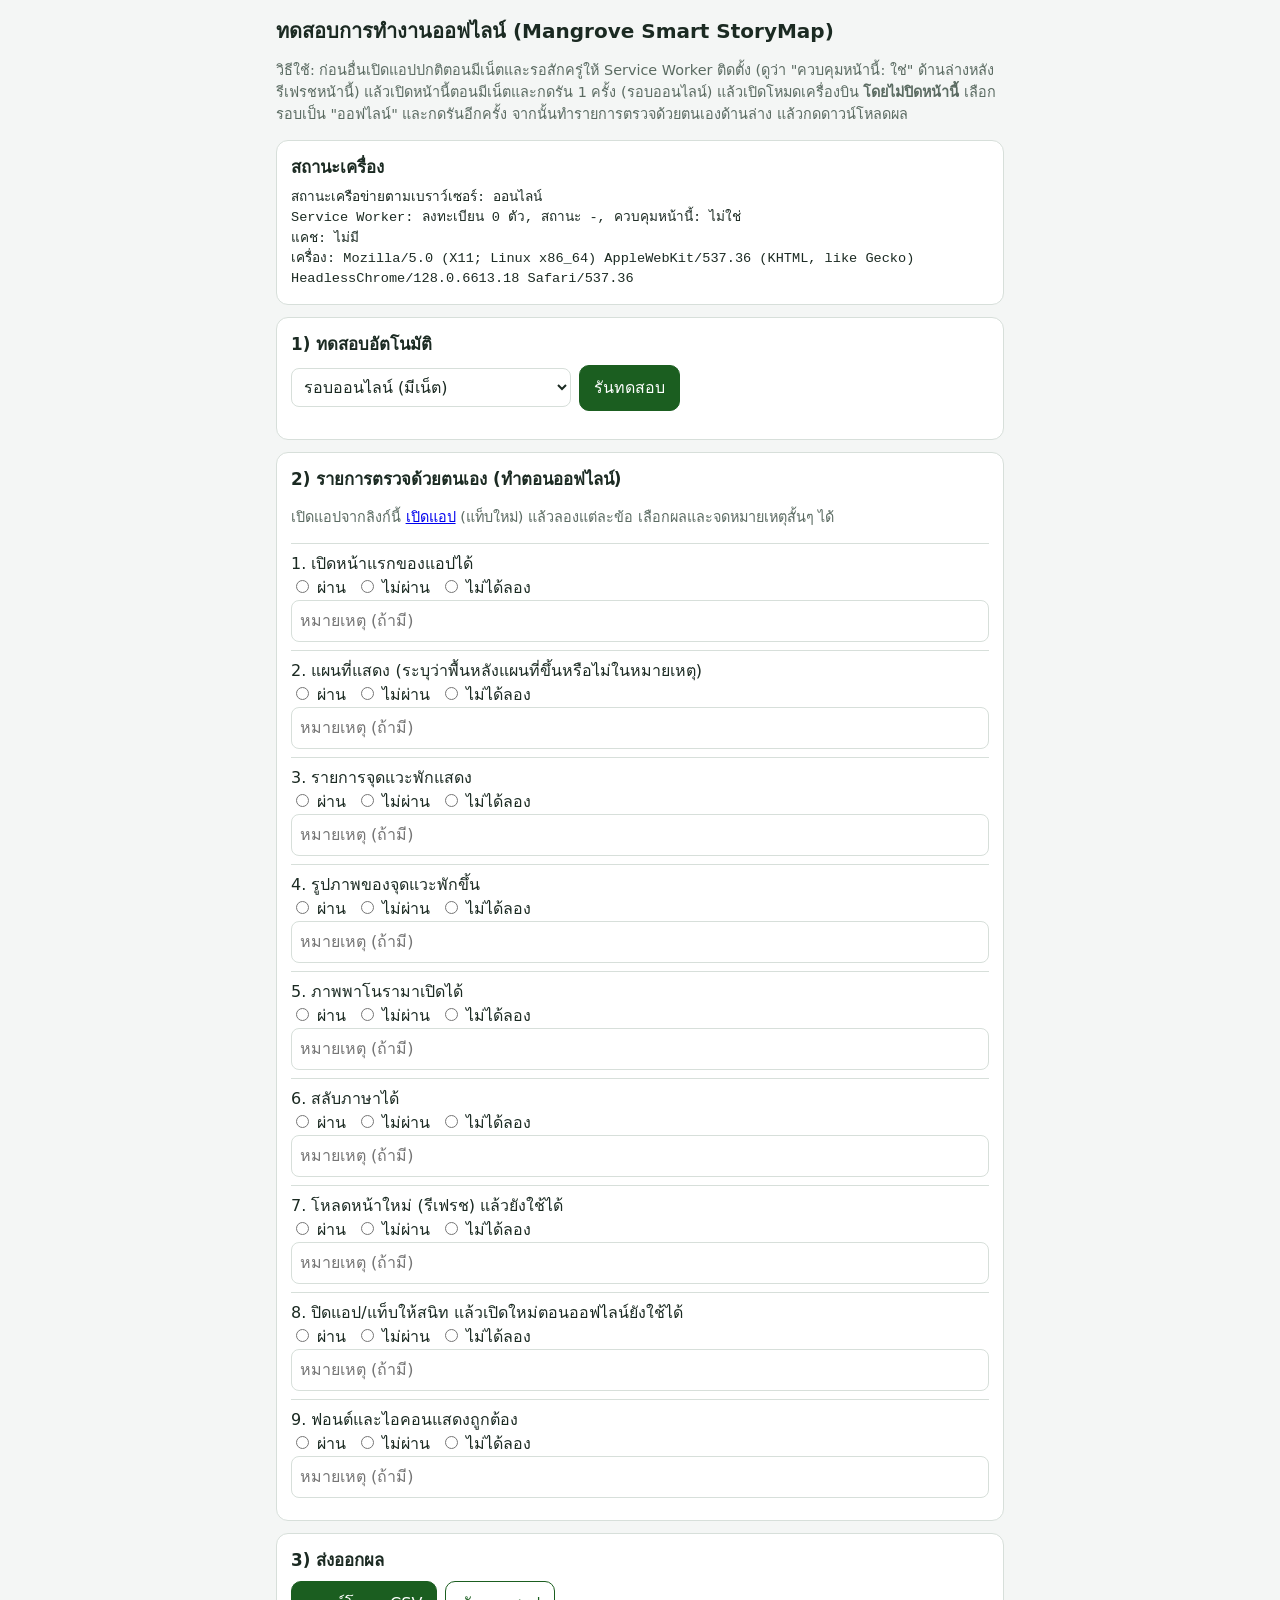
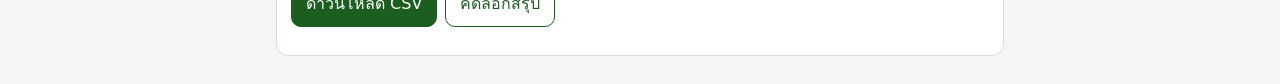
<file: view/offline_test.html>
<!doctype html>
<html lang="th">
<head>
<meta charset="utf-8">
<meta name="viewport" content="width=device-width,initial-scale=1">
<title>ทดสอบการทำงานออฟไลน์</title>
<style>
:root{--bg:#f4f6f5;--card:#fff;--ink:#1b2a22;--mut:#5b6b62;--ok:#1b7f4b;--bad:#b3261e;--line:#d7dfda;--acc:#1b5e20}
@media (prefers-color-scheme:dark){:root{--bg:#121714;--card:#1b231f;--ink:#e8efe9;--mut:#9fb0a5;--ok:#58c487;--bad:#ff8a80;--line:#2c3832;--acc:#58c487}}
*{box-sizing:border-box}body{margin:0;background:var(--bg);color:var(--ink);font:16px/1.5 system-ui,"Noto Sans Thai",sans-serif;padding:16px;max-width:760px;margin-inline:auto}
h1{font-size:1.25rem;margin:0 0 4px}h2{font-size:1.05rem;margin:0 0 8px}
.card{background:var(--card);border:1px solid var(--line);border-radius:12px;padding:14px;margin:12px 0}
.mut{color:var(--mut);font-size:.9rem}.ok{color:var(--ok);font-weight:600}.bad{color:var(--bad);font-weight:600}
button{font:inherit;padding:10px 14px;border-radius:10px;border:1px solid var(--acc);background:var(--acc);color:#fff;cursor:pointer}
button.sec{background:transparent;color:var(--acc)}button:disabled{opacity:.5}
select,input[type=text]{font:inherit;padding:8px;border-radius:8px;border:1px solid var(--line);background:var(--card);color:var(--ink);width:100%}
table{border-collapse:collapse;width:100%;font-size:.9rem}td,th{border-bottom:1px solid var(--line);padding:6px 4px;text-align:left;vertical-align:top}
.row{display:flex;gap:8px;flex-wrap:wrap;align-items:center}
.chk{border-top:1px solid var(--line);padding:8px 0}.chk label{margin-right:10px;white-space:nowrap}
pre{white-space:pre-wrap;word-break:break-word;font-size:.85rem;margin:0}
</style>
</head>
<body>
<h1>ทดสอบการทำงานออฟไลน์ (Mangrove Smart StoryMap)</h1>
<p class="mut">วิธีใช้: ก่อนอื่นเปิดแอปปกติตอนมีเน็ตและรอสักครู่ให้ Service Worker ติดตั้ง (ดูว่า "ควบคุมหน้านี้: ใช่" ด้านล่างหลังรีเฟรชหน้านี้) แล้วเปิดหน้านี้ตอนมีเน็ตและกดรัน 1 ครั้ง (รอบออนไลน์) แล้วเปิดโหมดเครื่องบิน <b>โดยไม่ปิดหน้านี้</b> เลือกรอบเป็น "ออฟไลน์" และกดรันอีกครั้ง จากนั้นทำรายการตรวจด้วยตนเองด้านล่าง แล้วกดดาวน์โหลดผล</p>

<div class="card" id="env"><h2>สถานะเครื่อง</h2><pre id="envtxt">กำลังตรวจ...</pre></div>

<div class="card">
  <h2>1) ทดสอบอัตโนมัติ</h2>
  <div class="row">
    <select id="label" style="max-width:280px"><option value="online">รอบออนไลน์ (มีเน็ต)</option><option value="offline">รอบออฟไลน์ (โหมดเครื่องบิน)</option></select>
    <button id="run">รันทดสอบ</button>
  </div>
  <p class="mut" id="prog"></p>
  <div id="summary"></div>
</div>

<div class="card">
  <h2>2) รายการตรวจด้วยตนเอง (ทำตอนออฟไลน์)</h2>
  <p class="mut">เปิดแอปจากลิงก์นี้ <a href="intro.html" target="_blank" rel="noopener">เปิดแอป</a> (แท็บใหม่) แล้วลองแต่ละข้อ เลือกผลและจดหมายเหตุสั้นๆ ได้</p>
  <div id="manual"></div>
</div>

<div class="card">
  <h2>3) ส่งออกผล</h2>
  <div class="row"><button id="dl">ดาวน์โหลด CSV</button><button class="sec" id="cp">คัดลอกสรุป</button></div>
  <p class="mut" id="msg"></p>
</div>

<script>
/* รายการไฟล์สร้างจาก sw.js อัตโนมัติ (CORE_FILES, IMAGE_FILES, CDN_FILES) */
const LISTS = {"core":["view/intro.html","view/index.html","view/mangrove.html","view/manual.html","view/plant_info.html","css/intro.css","css/index.css","css/mangrove.css","js/intro.js","js/index.js","js/mangrove.js","storage/info.json","storage/plants.json","storage/index_translate.json","storage/intro_translate.json","storage/mangrove_ui.json","manifest.json","image/icon-192x192.png","image/icon-512x512.png"],"image":["image/intro/hand.webp","image/intro/intro.webp","image/intro/spiritual.webp","image/intro/view.webp","image/intro/wellness.webp","image/stations/well1/s1_1.webp","image/stations/well1/s1_2.webp","image/stations/well1/s1_3.webp","image/stations/well1/s1_4.webp","image/stations/well1/s2_1.webp","image/stations/well1/s2_2.webp","image/stations/well1/s2_3.webp","image/stations/well1/s2_4.webp","image/stations/well1/s3_1.webp","image/stations/well1/s3_2.webp","image/stations/well1/s3_3.webp","image/stations/well1/s3_4.webp","image/stations/well1/s4_1.webp","image/stations/well1/s4_2.webp","image/stations/well1/s4_3.webp","image/stations/well1/s5_1.webp","image/stations/well1/s5_2.webp","image/stations/well1/s5_3.webp","image/stations/well1/s5_4.webp","image/stations/well1/s6_1.webp","image/stations/well1/s6_2.webp","image/stations/well1/s6_3.webp","image/stations/well1/s7_1.webp","image/stations/well1/s7_2.webp","image/stations/well1/s8_1.webp","image/stations/well1/s9_1.webp","image/stations/well1/s9_2.webp","image/stations/well1/s9_3.webp","image/stations/well1/s10_1.webp","image/stations/well1/s10_2.webp","image/stations/well1/s10_3.webp","image/stations/well1/s10_4.webp","image/stations/well1/s11_1.webp","image/stations/well1/s11_2.webp","image/stations/well1/s11_3.webp","image/stations/well1/s11_4.webp","image/stations/well1/s12_1.webp","image/stations/well1/s13_1.webp","image/stations/well1/s14_1.webp","image/stations/well1/s14_2.webp","image/stations/well1/s15_1.webp","image/stations/well2/s1_1.webp","image/stations/well2/s3_1.webp","image/stations/spirit1/s3_1.webp","image/stations/spirit1/s3_2.webp","image/stations/spirit1/s4_1.webp","image/stations/spirit1/s4_2.webp","image/stations/spirit1/s5_1.webp","image/stations/spirit1/s6_1.webp","image/stations/spirit1/s6_2.webp","image/stations/spirit1/s7_1.webp","image/stations/spirit1/s7_2.webp","image/stations/spirit1/s8_1.webp","image/stations/spirit1/s9_1.webp","image/stations/spirit1/s9_2.webp","image/stations/spirit1/s9_3.webp","image/stations/spirit1/s13_1.webp","image/stations/spirit1/s14_1.webp","image/stations/spirit1/s16_1.webp","image/stations/spirit2/s1_1.webp","image/stations/spirit2/s1_2.webp","image/stations/spirit2/s2_1.webp","image/stations/spirit2/s2_2.webp","image/stations/spirit2/s3_1.webp","image/stations/spirit2/s4_1.webp","image/stations/spirit2/s4_2.webp","image/stations/spirit2/s5_1.webp","image/stations/spirit2/s5_2.webp","image/views/v0_1.webp","image/views/v0_2.webp","image/views/v0_3.webp","image/views/v1_1.webp","image/views/v2_1.webp","image/views/v3_1.webp","image/views/v3_2.webp","image/views/v4_1.webp","image/views/v4_2.webp","image/views/v4_3.webp","image/views/v5_1.webp","image/views/v6_1.webp","image/views/v6_2.webp","image/views/v7_1.webp","image/views/v8_1.webp","image/views/v9_1.webp","image/views/v10_1.webp","image/views/v11_1.webp","image/views/v12_1.webp","image/views/v14_1.webp","image/views/v14_2.webp","image/flora/f1_1.webp","image/flora/f1_2.webp","image/flora/f2_1.webp","image/flora/f3_1.webp","image/flora/f3_2.webp","image/flora/f4_1.webp","image/flora/f4_2.webp","image/flora/f5_1.webp","image/flora/f5_2.webp","image/flora/f6_1.webp","image/flora/f6_2.webp","image/flora/f7_1.webp","image/flora/f8_1.webp","image/flora/f8_2.webp","image/flora/f8_3.webp","image/flora/f9_1.webp","image/flora/f10_1.webp","image/flora/f11_1.webp","image/flora/f12_1.webp","image/flora/f13_1.webp","image/flora/f14_1.webp","image/flora/f15_1.webp","image/flora/f16_1.webp","image/flora/f16_2.webp","image/flora/f17_1.webp","image/flora/f18_1.webp","image/flora/f18_2.webp","image/flora/f19_1.webp","image/flora/f20_1.webp","image/flora/f20_2.webp","image/flora/f21_1.webp","image/flora/f21_2.webp","image/flora/f22_1.webp","image/flora/f22_2.webp","image/flora/f22_3.webp","image/flora/f23_1.webp","image/flora/f23_2.webp","image/flora/f24_1.webp","image/flora/f25_1.webp","image/flora/f26_1.webp","image/flora/f30_1.webp","image/flora/f31_1.webp","image/flora/f31_2.webp","image/flora/f32_1.webp","image/bird/b1_1.webp","image/bird/b2_1.webp"],"cdn":["https://unpkg.com/leaflet@1.9.4/dist/leaflet.css","https://unpkg.com/leaflet@1.9.4/dist/leaflet.js","https://cdn.jsdelivr.net/npm/leaflet-rotate@0.2.0/dist/leaflet-rotate-src.js","https://cdn.jsdelivr.net/npm/pannellum@2.5.6/build/pannellum.js","https://cdn.jsdelivr.net/npm/pannellum@2.5.6/build/pannellum.css","https://cdnjs.cloudflare.com/ajax/libs/font-awesome/6.4.0/css/all.min.css","https://cdnjs.cloudflare.com/ajax/libs/font-awesome/6.4.0/webfonts/fa-solid-900.woff2","https://cdnjs.cloudflare.com/ajax/libs/font-awesome/6.4.0/webfonts/fa-regular-400.woff2","https://cdnjs.cloudflare.com/ajax/libs/font-awesome/6.5.1/css/all.min.css","https://cdnjs.cloudflare.com/ajax/libs/font-awesome/6.5.1/webfonts/fa-solid-900.woff2","https://cdnjs.cloudflare.com/ajax/libs/font-awesome/6.5.1/webfonts/fa-regular-400.woff2","https://fonts.googleapis.com/css2?family=Prompt:wght@300;400;500;600;700&display=swap","https://fonts.googleapis.com/css2?family=Prompt:wght@300;400;500;600&display=swap","https://fonts.googleapis.com/css2?family=Prompt:wght@400;500;600&display=swap"]};
const TILE_CENTER = {lat:12.6630, lng:102.1035, z:17};
const MANUAL_ITEMS = [
 "เปิดหน้าแรกของแอปได้", "แผนที่แสดง (ระบุว่าพื้นหลังแผนที่ขึ้นหรือไม่ในหมายเหตุ)", "รายการจุดแวะพักแสดง", "รูปภาพของจุดแวะพักขึ้น",
 "ภาพพาโนรามาเปิดได้", "สลับภาษาได้", "โหลดหน้าใหม่ (รีเฟรช) แล้วยังใช้ได้", "ปิดแอป/แท็บให้สนิท แล้วเปิดใหม่ตอนออฟไลน์ยังใช้ได้", "ฟอนต์และไอคอนแสดงถูกต้อง"
];
const $ = id => document.getElementById(id);
const runs = [];            // ผลของแต่ละรอบ
let manual = {};            // ผลตรวจด้วยตนเอง
try { const s = JSON.parse(localStorage.getItem("ot_manual") || "{}"); if (s && typeof s === "object") manual = s; } catch(e){}

function iso(){ return new Date().toISOString(); }
function absUrl(f){ return /^https?:\/\//i.test(f) ? f : new URL("../" + f, location.href).href; }
function withTimeout(p, ms){ return Promise.race([p, new Promise((_, rej) => setTimeout(() => rej(new Error("timeout")), ms))]); }

async function envInfo(){
  const o = {online: navigator.onLine, ua: navigator.userAgent, time: iso(), https: location.protocol === "https:" || location.hostname === "localhost"};
  o.swSupported = "serviceWorker" in navigator;
  if (o.swSupported) {
    try { const regs = await navigator.serviceWorker.getRegistrations(); o.swRegistrations = regs.length; o.swState = regs.map(r => (r.active && r.active.state) || (r.waiting && "waiting") || (r.installing && "installing") || "none").join(","); } catch(e){ o.swRegistrations = "?"; }
    o.swControlled = !!navigator.serviceWorker.controller;
  }
  try {
    const keys = await caches.keys(); o.caches = [];
    for (const k of keys) { const c = await caches.open(k); const n = (await c.keys()).length; o.caches.push(k + " = " + n + " รายการ"); }
  } catch(e){ o.caches = ["อ่านแคชไม่ได้: " + e.message]; }
  return o;
}
async function showEnv(){
  const o = await envInfo();
  $("envtxt").textContent =
   "สถานะเครือข่ายตามเบราว์เซอร์: " + (o.online ? "ออนไลน์" : "ออฟไลน์") + "\n" +
   "Service Worker: " + (o.swSupported ? ("ลงทะเบียน " + o.swRegistrations + " ตัว, สถานะ " + (o.swState || "-") + ", ควบคุมหน้านี้: " + (o.swControlled ? "ใช่" : "ไม่ใช่")) : "เบราว์เซอร์ไม่รองรับ") + "\n" +
   "แคช: " + (o.caches && o.caches.length ? o.caches.join("; ") : "ไม่มี") + "\n" +
   "เครื่อง: " + o.ua;
  return o;
}
window.addEventListener("online", showEnv); window.addEventListener("offline", showEnv);

function tileXY(lat, lng, z){ const n = Math.pow(2, z); const x = Math.floor((lng + 180) / 360 * n); const r = lat * Math.PI / 180; const y = Math.floor((1 - Math.log(Math.tan(r) + 1 / Math.cos(r)) / Math.PI) / 2 * n); return {x, y}; }
function testTile(url){ return new Promise(res => { const t0 = performance.now(); const im = new Image(); let done = false; const fin = ok => { if (done) return; done = true; res({ok, ms: Math.round(performance.now() - t0)}); }; im.onload = () => fin(true); im.onerror = () => fin(false); setTimeout(() => fin(false), 8000); im.src = url; }); }

async function testOne(kind, f){
  const url = absUrl(f), cdn = /^https?:\/\//i.test(f) && new URL(url).origin !== location.origin;
  let inCache = false, ok = false, status = "", ms = 0;
  try { inCache = !!(await caches.match(url, {ignoreSearch: true})); } catch(e){}
  const t0 = performance.now();
  try {
    const res = await withTimeout(fetch(url, cdn ? {mode: "cors", credentials: "omit"} : {}), 8000);
    status = res.status; ok = res.ok; await res.arrayBuffer();
  } catch(e){ status = e.message === "timeout" ? "timeout" : "error"; }
  ms = Math.round(performance.now() - t0);
  return {kind, url: f, inCache, ok, status, ms};
}

async function runTests(){
  const btn = $("run"); btn.disabled = true; $("summary").innerHTML = "";
  const env = await showEnv();
  const label = $("label").value;
  const warnOff = (label === "offline" && env.online);
  const items = [];
  LISTS.core.forEach(f => items.push(["core", f])); LISTS.image.forEach(f => items.push(["image", f])); LISTS.cdn.forEach(f => items.push(["cdn", f]));
  const results = [];
  const B = 6;
  for (let i = 0; i < items.length; i += B) {
    const part = await Promise.all(items.slice(i, i + B).map(([k, f]) => testOne(k, f)));
    results.push(...part);
    $("prog").textContent = "ทดสอบแล้ว " + results.length + " / " + items.length;
  }
  // ภาพพื้นหลังแผนที่ 3 ชิ้น (ไม่ได้อยู่ในแคชของ Service Worker)
  const c = tileXY(TILE_CENTER.lat, TILE_CENTER.lng, TILE_CENTER.z);
  const tiles = [];
  for (const dx of [0, 1, -1]) {
    const u = "https://mt1.google.com/vt/lyrs=m&x=" + (c.x + dx) + "&y=" + c.y + "&z=" + TILE_CENTER.z + "&nc=" + Date.now() + Math.floor(Math.random() * 1e6);  // ใส่ตัวสุ่มกันเบราว์เซอร์ใช้ภาพเก่าจากแคชของมัน
    const r = await testTile(u); tiles.push({kind: "tile", url: u, inCache: false, ok: r.ok, status: r.ok ? 200 : "error", ms: r.ms});
  }
  results.push(...tiles);
  const envEnd = await envInfo();
  runs.push({id: runs.length + 1, label, warn: warnOff, time: env.time, onlineStart: env.online, onlineEnd: envEnd.online, ua: env.ua, results});
  $("prog").textContent = "เสร็จแล้ว";
  renderSummary(); btn.disabled = false;
}

function stats(r){
  const by = {};
  r.results.forEach(x => { const b = by[x.kind] || (by[x.kind] = {n: 0, ok: 0, cache: 0, ms: []}); b.n++; if (x.ok) b.ok++; if (x.inCache) b.cache++; if (x.ok) b.ms.push(x.ms); });
  return by;
}
function med(a){ if (!a.length) return "-"; const s = [...a].sort((x, y) => x - y); return s[Math.floor(s.length / 2)]; }
const KIND = {core: "ไฟล์หลัก (หน้า/สคริปต์/ข้อมูล)", image: "รูปภาพ", cdn: "ไลบรารี/ฟอนต์จาก CDN", tile: "ภาพพื้นหลังแผนที่ (3 ชิ้น)"};
function renderSummary(){
  let h = "";
  runs.forEach(r => {
    const by = stats(r);
    h += "<h3 style='font-size:1rem;margin:12px 0 4px'>รอบที่ " + r.id + ": " + (r.label === "offline" ? "ออฟไลน์" : "ออนไลน์") + " <span class='mut'>(เบราว์เซอร์รายงาน " + (r.onlineStart ? "ออนไลน์" : "ออฟไลน์") + " ตอนเริ่ม)</span></h3>";
    if (r.warn) h += "<p class='bad'>คำเตือน: เบราว์เซอร์ยังรายงานว่า \"ออนไลน์\" ตอนรอบนี้ ผลอาจไม่ใช่ออฟไลน์จริง ตรวจโหมดเครื่องบินและ Wi-Fi แล้วรันใหม่</p>";
    h += "<table><tr><th>กลุ่ม</th><th>ได้</th><th>อยู่ในแคช</th><th>เวลากลาง (ms)</th></tr>";
    Object.keys(KIND).forEach(k => { const b = by[k]; if (!b) return; const cls = b.ok === b.n ? "ok" : "bad"; h += "<tr><td>" + KIND[k] + "</td><td class='" + cls + "'>" + b.ok + " / " + b.n + "</td><td>" + (k === "tile" ? "-" : b.cache + " / " + b.n) + "</td><td>" + med(by[k].ms) + "</td></tr>"; });
    h += "</table>";
    const bad = r.results.filter(x => !x.ok && x.kind !== "tile");
    if (bad.length) h += "<details><summary class='bad'>ไฟล์ที่โหลดไม่ได้ " + bad.length + " รายการ</summary><pre>" + bad.slice(0, 80).map(x => x.url + "  [" + x.status + "]").join("\n") + (bad.length > 80 ? "\n... และอื่นๆ" : "") + "</pre></details>";
  });
  $("summary").innerHTML = h;
}

function renderManual(){
  $("manual").innerHTML = MANUAL_ITEMS.map((t, i) => {
    const m = manual[i] || {};
    return "<div class='chk'><div>" + (i + 1) + ". " + t + "</div>" +
      ["ผ่าน", "ไม่ผ่าน", "ไม่ได้ลอง"].map(v => "<label><input type='radio' name='m" + i + "' value='" + v + "'" + (m.r === v ? " checked" : "") + "> " + v + "</label>").join("") +
      "<input type='text' id='n" + i + "' placeholder='หมายเหตุ (ถ้ามี)' value='" + (m.n || "").replace(/'/g, "&#39;") + "'></div>";
  }).join("");
  MANUAL_ITEMS.forEach((_, i) => {
    document.querySelectorAll("input[name=m" + i + "]").forEach(e => e.addEventListener("change", () => saveManual(i)));
    $("n" + i).addEventListener("input", () => saveManual(i));
  });
}
function saveManual(i){
  const r = document.querySelector("input[name=m" + i + "]:checked");
  manual[i] = {r: r ? r.value : "", n: $("n" + i).value};
  try { localStorage.setItem("ot_manual", JSON.stringify(manual)); } catch(e){}
}

function csvCell(v){ v = String(v == null ? "" : v); return /[",\n]/.test(v) ? '"' + v.replace(/"/g, '""') + '"' : v; }
function toCsv(){
  const head = ["section","run","label","time_iso","online_start","online_end","kind","item","in_cache","fetch_ok","status","ms","note","device"];
  const rows = [head];
  runs.forEach(r => r.results.forEach(x => rows.push(["auto", r.id, r.label, r.time, r.onlineStart, r.onlineEnd, x.kind, x.url, x.inCache, x.ok, x.status, x.ms, "", r.ua])));
  MANUAL_ITEMS.forEach((t, i) => { const m = manual[i] || {}; rows.push(["manual", "", "", iso(), "", "", "manual", t, "", m.r || "", "", "", m.n || "", navigator.userAgent]); });
  return "﻿" + rows.map(r => r.map(csvCell).join(",")).join("\n");
}
function summaryText(){
  let t = "ผลทดสอบออฟไลน์ " + iso() + "\nเครื่อง: " + navigator.userAgent + "\n";
  runs.forEach(r => { const by = stats(r); t += "\nรอบที่ " + r.id + " (" + (r.label === "offline" ? "ออฟไลน์" : "ออนไลน์") + ")\n"; Object.keys(KIND).forEach(k => { const b = by[k]; if (b) t += "  " + KIND[k] + ": ได้ " + b.ok + "/" + b.n + (k === "tile" ? "" : ", อยู่ในแคช " + b.cache + "/" + b.n) + "\n"; }); });
  t += "\nตรวจด้วยตนเอง\n"; MANUAL_ITEMS.forEach((x, i) => { const m = manual[i] || {}; t += (i + 1) + ". " + x + ": " + (m.r || "-") + (m.n ? " (" + m.n + ")" : "") + "\n"; });
  return t;
}
$("run").addEventListener("click", runTests);
$("dl").addEventListener("click", () => {
  try {
    const blob = new Blob([toCsv()], {type: "text/csv;charset=utf-8"}); const a = document.createElement("a");
    a.href = URL.createObjectURL(blob); a.download = "offlinetest_" + new Date().toISOString().replace(/[:.]/g, "-") + ".csv"; document.body.appendChild(a); a.click(); a.remove();
    $("msg").textContent = "ดาวน์โหลดแล้ว (" + runs.length + " รอบ)";
  } catch(e){ $("msg").textContent = "ดาวน์โหลดไม่ได้: " + e.message; }
});
$("cp").addEventListener("click", async () => { try { await navigator.clipboard.writeText(summaryText()); $("msg").textContent = "คัดลอกแล้ว"; } catch(e){ $("msg").textContent = "คัดลอกไม่ได้ ใช้ปุ่มดาวน์โหลดแทน"; } });
renderManual(); showEnv();
</script>
</body>
</html>
</file>
<file: css/intro.css>
/* CSS Reset & Variables */
:root {
  --primary: #2e7d32;
  --primary-dark: #1b5e20;
  --accent: #d8a628;
  --bg-light: #f4f7f6;
  --text-dark: #2c3e50;
  --text-light: #607d8b;
}

@font-face {
  font-family: "SimSun";
  src: url("../fonts/simsun/SIMSUN.ttf") format("truetype");
  font-weight: normal;
  font-style: normal;
  font-display: swap; 
}

* {
  margin: 0;
  padding: 0;
  box-sizing: border-box;
  font-family: "Prompt", "SimSun", sans-serif;
}

body {
  background-color: #fff;
  color: var(--text-dark);
  line-height: 1.6;
}

a {
  text-decoration: none;
  color: inherit;
}

/* ========================================= */
/* NAVBAR (2 แถว สไตล์ Mangrove)            */
/* ========================================= */
#navbar {
    position: fixed;
    top: 0;
    width: 100%;
    padding: 20px 50px;
    display: flex;
    flex-direction: column; /* 🎯 เรียงจากบนลงล่าง */
    gap: 15px; /* ระยะห่างระหว่าง 2 แถว */
    z-index: 1000;
    transition: all 0.3s ease;
    box-sizing: border-box;
    background: transparent;
}

#navbar.scrolled {
    background: linear-gradient(135deg, rgba(26, 77, 46, 0.85) 0%, rgba(20, 90, 50, 0.85) 100%);
    backdrop-filter: blur(10px);
    box-shadow: 0 4px 15px rgba(0,0,0,0.2);
    padding: 15px 50px;
}

/* 🎯 แถวบน: โลโก้ + เปลี่ยนภาษา */
.header-top-row {
    display: flex;
    justify-content: space-between;
    align-items: center;
    width: 100%;
}

/* 🎯 แถวล่าง: ปุ่มคู่มือ */
.header-bottom-row {
    display: flex;
    justify-content: flex-end; /* ให้ปุ่มคู่มือชิดขวา ให้บาลานซ์กับโลโก้ */
    align-items: center;
    width: 100%;
}

.logo-text {
    color: #fff;
    font-size: 1.2rem;
    font-weight: 600;
    text-shadow: 1px 1px 3px rgba(0, 0, 0, 0.5);
    display: flex;
    align-items: center;
    gap: 10px;
    transition: all 0.3s ease;
}

.logo-text:hover {
    translate: 0px -3px;
    text-shadow: 2px 2px 5px rgba(0, 0, 0, 0.7);
}

nav.scrolled .logo-text {
    text-shadow: none;
}

/* ========================================= */
/* ปุ่มสลับภาษา (Language Switcher)           */
/* ========================================= */
.lang-switcher {
  display: flex;
  align-items: center;
  gap: 8px; 
  background: rgba(255, 255, 255, 0.2);
  padding: 3px;
  border-radius: 20px;
  border: 1px solid rgba(255, 255, 255, 0.3);
}

.lang-btn {
  background: transparent;
  border: none;
  color: white;
  padding: 6px 14px;
  border-radius: 20px;
  cursor: pointer;
  font-family: "Prompt", "SimSun", sans-serif;
  font-weight: 600;
  font-size: 0.95rem;
  transition: all 0.3s ease;
  opacity: 0.8;
}

.lang-btn:hover {
  opacity: 1;
  background: #ffffff4f;
  color: #52a665;
}

.lang-btn.active {
  background: #52a665;
  color: white;
  opacity: 1;
  font-weight: 700;
  box-shadow: 0 2px 8px rgba(0, 0, 0, 0.15); 
}

nav.scrolled .lang-switcher {
  background: rgba(255, 255, 255, 0.2);
}

nav.scrolled .lang-btn {
  color: white;
}

nav.scrolled .lang-btn.active {
  background: #52a665;
}

/* ========================================= */
/* ปุ่มเปิดไฟล์ PDF คู่มือการใช้งาน               */
/* ========================================= */
.btn-read-pdf {
    display: inline-flex;
    align-items: center;
    justify-content: center;
    gap: 8px; 
    padding: 8px 15px; /* ย่อขนาดลงนิดนึงให้ดูไม่เกะกะ */
    background-color: rgba(255, 255, 255, 0.15); /* ทำให้โปร่งแสงนิดๆ จะได้กลมกลืน */
    color: #ffffff !important;
    text-decoration: none;
    border-radius: 8px;
    font-family: 'Prompt', sans-serif;
    font-size: 0.9rem;
    font-weight: 500;
    box-shadow: 0 2px 5px rgba(0, 0, 0, 0.1);
    transition: all 0.3s ease;
    cursor: pointer;
    border: 1px solid rgba(255, 255, 255, 0.3);
    backdrop-filter: blur(5px); /* เบลอหลังให้เหมือนแถบภาษา */
}

.btn-read-pdf:hover {
    background-color: #4da553;
    transform: translateY(-2px); 
    box-shadow: 0 4px 10px rgba(0, 0, 0, 0.2);
    border-color: #4da553;
}

.btn-read-pdf:active {
    transform: translateY(0); 
}

/* =========================================
   ลูกศรชี้ลง (Scroll Down Arrow)
   ========================================= */
.scroll-down-arrow {
  position: absolute;
  bottom: 30px; 
  left: 50%;
  transform: translateX(-50%);
  background: rgba(255, 255, 255, 0.2);
  backdrop-filter: blur(5px);
  -webkit-backdrop-filter: blur(5px);
  border: 1px solid rgba(255, 255, 255, 0.3);
  width: 50px;
  height: 50px;
  border-radius: 50%;
  display: flex;
  align-items: center;
  justify-content: center;
  color: white;
  font-size: 20px;
  cursor: pointer;
  z-index: 10;
  transition: all 0.3s ease;
  animation: bounce 2s infinite;
}

.scroll-down-arrow:hover {
  background: rgba(255, 255, 255, 0.4);
  transform: translateX(-50%) scale(1.1);
}

@keyframes bounce {
  0%, 20%, 50%, 80%, 100% {
    transform: translateX(-50%) translateY(0);
  }
  40% {
    transform: translateX(-50%) translateY(-10px);
  }
  60% {
    transform: translateX(-50%) translateY(-5px);
  }
}

/* ========================================= */
/* Hero Section                              */
/* ========================================= */
.hero {
  position: relative;
  overflow: hidden;
  height: 100svh;
  display: flex;
  flex-direction: column;
  justify-content: center;
  align-items: center;
  text-align: center;
  color: white;
  padding: 0 20px;
}
.hero::before {
  content: "";
  position: absolute;
  top: 0;
  left: 0;
  right: 0;
  bottom: 0;
  background:
    linear-gradient(rgba(0, 0, 0, 0.2), rgba(0, 0, 0, 0.8)),
    url("../image/intro/intro.webp") center/cover;
  filter: blur(8px);
  transform: scale(1.1);
  z-index: -1;
}
.hero-tag {
  background: var(--primary);
  padding: 5px 15px;
  border-radius: 20px;
  font-size: 0.9rem;
  margin-bottom: 20px;
  letter-spacing: 1px;
}

.hero h1 {
  font-size: 3.5rem;
  font-weight: 700;
  margin-bottom: 15px;
  line-height: 1.2;
  text-shadow: 2px 2px 4px rgba(0, 0, 0, 0.5);
}

.hero p {
  font-family: "Prompt", "SimSun", serif;
  font-size: 1.2rem;
  max-width: 700px;
  margin-bottom: 40px;
  font-weight: 400;
  line-height: 1.6;
  padding: 0 20px;
  text-shadow: 2px 2px 5px #000000;
  box-sizing: border-box;
}

.btn-main {
  background-color: var(--primary);
  color: white;
  padding: 15px 40px;
  border-radius: 30px;
  font-size: 1.1rem;
  font-weight: 500;
  transition: all 0.3s;
  border: none;
  cursor: pointer;
  box-shadow: 0 4px 15px rgba(46, 125, 50, 0.4);
}

.btn-main:hover {
  background-color: var(--primary-dark);
  transform: translateY(-3px);
  box-shadow: 0 6px 20px rgba(46, 125, 50, 0.6);
}

/* ========================================= */
/* General Section Layout                    */
/* ========================================= */
section {
  padding: 80px 10%;
}

.section-title {
  text-align: center;
  margin-bottom: 50px;
}

.section-title h2 {
  font-size: 2.2rem;
  color: var(--primary-dark);
  margin-bottom: 15px;
}

.section-title p {
  color: var(--text-light);
  max-width: 700px;
  margin: 0 auto;
  text-align: center;
}

/* About Section */
.about-grid {
  display: grid;
  grid-template-columns: 1fr 1fr;
  gap: 50px;
  align-items: center;
}

.about-text h3 {
  font-size: 1.8rem;
  margin-bottom: 20px;
}

.about-text p {
  margin-bottom: 15px;
  color: #555;
  text-indent: 40px;
  text-align: left;
}

.about-image {
  border-radius: 20px;
  overflow: hidden;
  box-shadow: 0 10px 30px rgba(0, 0, 0, 0.1);
}

.about-image img {
  width: 100%;
  height: auto;
  display: block;
  transition: transform 0.5s;
}

.about-image:hover img {
  transform: scale(1.05);
}

/* Routes Section */
.routes-section {
  background-color: var(--bg-light);
}
.routes-section p {
  text-indent: 20px;
}
.routes-grid {
  display: grid;
  grid-template-columns: repeat(auto-fit, minmax(300px, 1fr));
  gap: 30px;
}

.route-card {
  background: white;
  border-radius: 15px;
  border: #2c3e5037 1px solid;
  overflow: hidden;
  box-shadow: 0 5px 15px rgba(0, 0, 0, 0.15);
  transition: all 0.3s ease;
  position: relative;
  top: 0;
}

.route-card:hover {
  box-shadow: 0 15px 30px rgba(0, 0, 0, 0.16);
  top: -10px;
}

.card-img-container {
  height: 200px;
  overflow: hidden;
}

.card-img-container img {
  width: 100%;
  height: 100%;
  object-fit: cover;
  transition: transform 0.5s;
}

.route-card:hover .card-img-container img {
  transform: scale(1.1);
}

.card-content {
  padding: 25px;
}

.badge {
  display: inline-block;
  padding: 4px 10px;
  border-radius: 4px;
  font-size: 0.8rem;
  font-weight: 500;
  margin-bottom: 15px;
}

.badge-wellness {
  background: #d7ffd7;
  color: #2e7d32;
}

.badge-spiritual {
  background: #ffe7c7d7;
  color: #e65100;
}

.badge-sight {
  background: #cde9ffb6;
  color: #1565c0;
}

.card-content h3 {
  font-size: 1.4rem;
  margin-bottom: 10px;
}

.card-content p {
  color: var(--text-light);
  font-size: 0.95rem;
  border-bottom: 1px solid #b0b0b0;
  padding-bottom: 15px;
}

.card-meta {
  margin-top: 10px;
  display: flex;
  gap: 15px;
  color: #888;
  font-size: 0.85rem;
}

/* Footer */
footer {
  background: var(--primary-dark);
  color: white;
  text-align: center;
  padding: 30px 20px;
  font-size: 0.9rem;
}
 .feature-item {
  display: grid;
  grid-template-columns: 1fr; 
  justify-items: center; 
}

.feature-item h4,
.feature-item i,
.feature-item p {
  justify-self: center;
}
.feature-item i {
  color: #23892b;
  font-size: xx-large;
  margin: 10px;
}
/* ========================================= */
/* โค้ด Skeleton Loading                     */
/* ========================================= */
@keyframes pulse {
  0% { opacity: 1; }
  50% { opacity: 0.4; }
  100% { opacity: 1; }
}

.skeleton-route-card {
  background: #fff;
  border-radius: 20px;
  overflow: hidden;
  height: 380px; 
  animation: pulse 1.5s infinite ease-in-out;
  box-shadow: 0 4px 15px rgba(0, 0, 0, 0.05);
}

.skeleton-img {
  width: 100%;
  height: 200px;
  background: #b0b0b0;
}
.skeleton-content {
  padding: 20px;
}
.skeleton-badge {
  width: 80px;
  height: 20px;
  background: #b0b0b0;
  border-radius: 10px;
  margin-bottom: 15px;
}
.skeleton-title {
  width: 60%;
  height: 25px;
  background: #b0b0b0;
  margin-bottom: 10px;
}
.skeleton-text {
  width: 100%;
  height: 15px;
  background: #b0b0b0;
  margin-bottom: 10px;
}
.skeleton-meta {
  width: 40%;
  height: 15px;
  background: #b0b0b0;
}

/* ========================================= */
/* Responsive - Mobile View                  */
/* ========================================= */
@media (max-width: 768px) {
  /* ปรับ Navbar บนมือถือ */
  #navbar {
      padding: 15px;
      gap: 10px;
  }
  
  #navbar.scrolled {
      padding: 10px 15px;
  }

  .logo-text {
      font-size: 1rem;
      gap: 5px;
  }

  /* ปุ่มคู่มือบนมือถือ ให้กลับมาชิดซ้ายเหมือนโลโก้ หรืออยู่ตรงกลางก็ได้ */
  .header-bottom-row {
      justify-content: flex-start;
  }

  .lang-switcher {
      gap: 2px;
      padding: 2px;
  }

  .lang-btn {
      padding: 4px 10px;
      font-size: 0.8rem;
  }

  .btn-read-pdf {
      padding: 6px 12px;
      font-size: 0.8rem;
  }

  /* ส่วน Hero */
  .hero {
    min-height: 100svh; 
    padding: 100px 15px 100px 15px; 
    justify-content: center;
  }

  .hero h1 {
    font-size: clamp(1.4rem, 6vw, 1.8rem);
    margin-bottom: 10px;
  }

  .hero p {
    font-size: 0.95rem; 
    line-height: 1.45;
    max-width: 100%; 
    margin-bottom: 25px;
    color: rgba(255, 255, 255, 0.95);
    text-align: center;
    box-sizing: border-box;
  }

  html[lang="th"] p {
    word-break: normal; 
    overflow-wrap: break-word; 
    line-break: normal;
  }



  .hero-tag {
    font-size: 0.7rem;
    padding: 4px 10px;
    margin-bottom: 10px;
  }

  .btn-main {
    padding: 10px 25px;
    font-size: 0.9rem;
    margin-bottom: 20px;
  }

  .scroll-down-arrow {
    bottom: 30px; 
    width: 40px;
    height: 40px;
  }

  section {
    padding: 40px 20px;
  }
}
</file>
